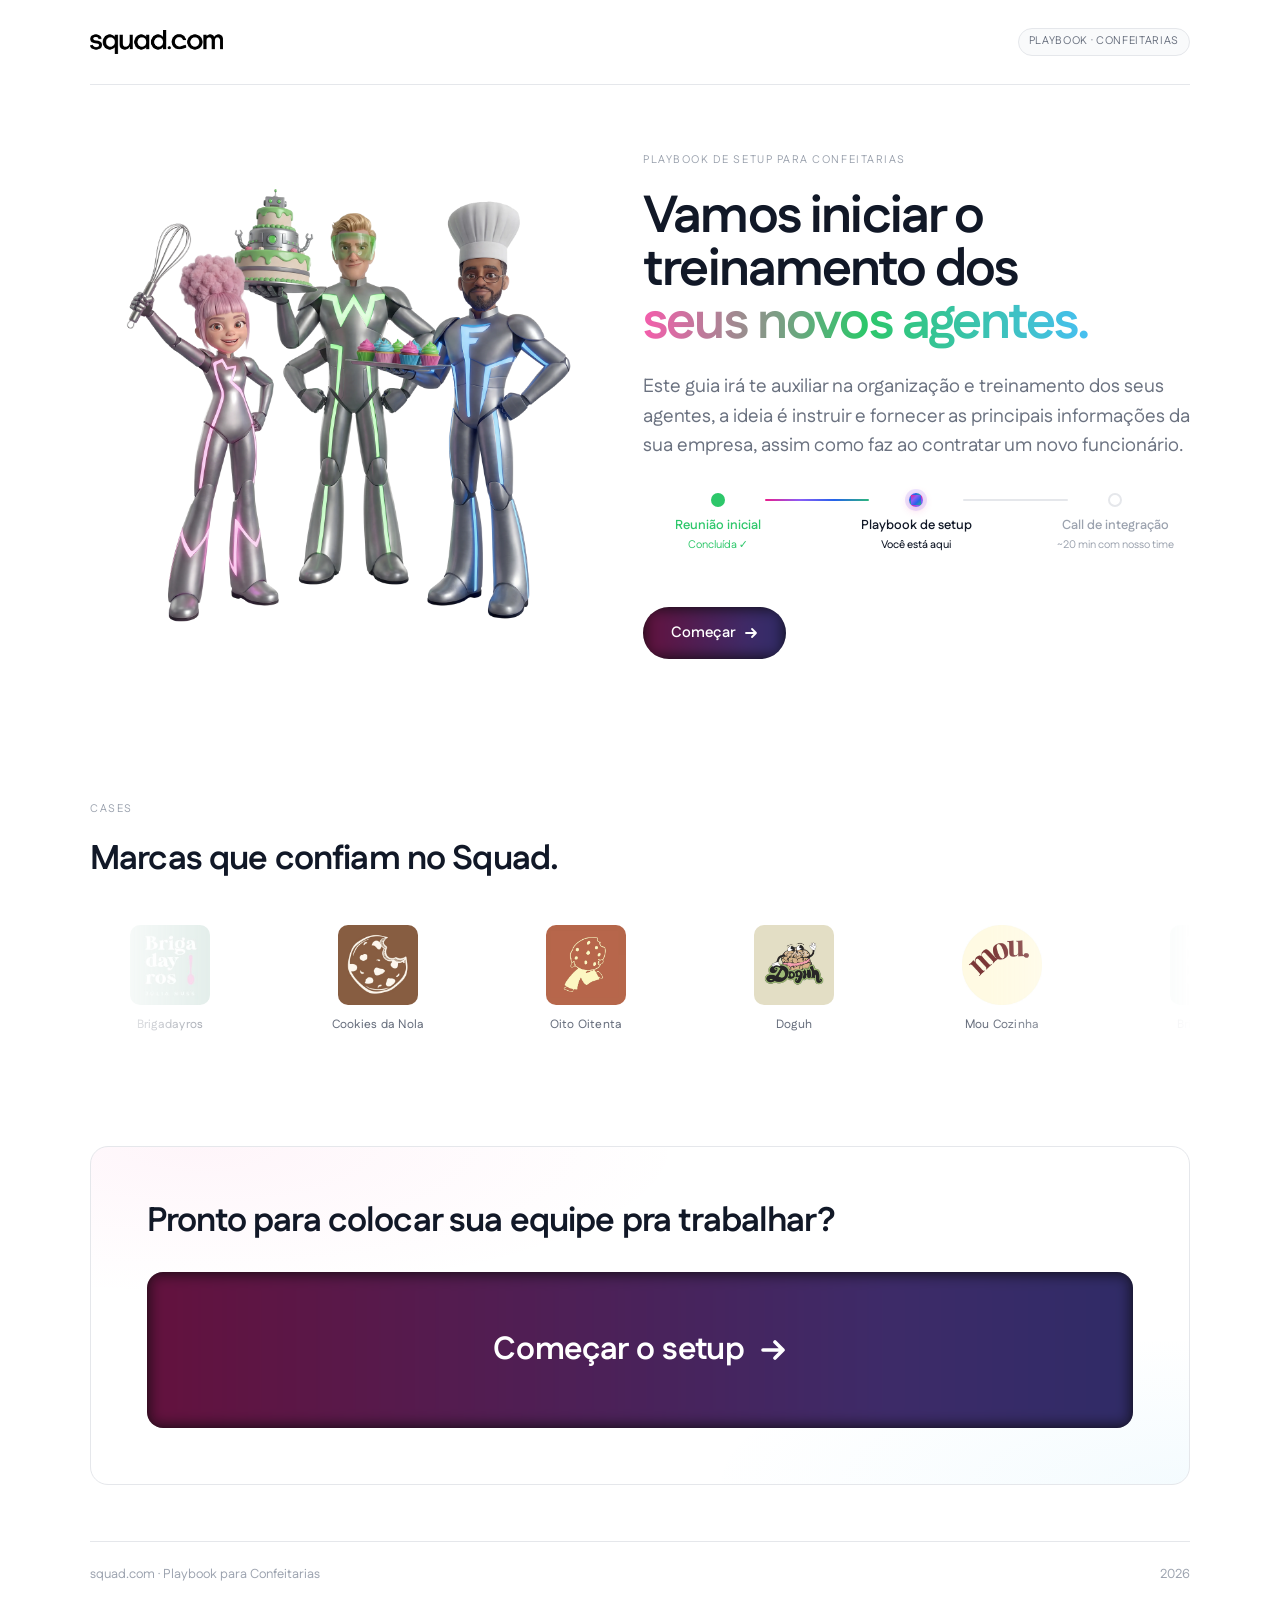
<file: index.html>
<!DOCTYPE html>
<html lang="pt-BR">
<head>
    <meta charset="UTF-8">
    <meta http-equiv="X-UA-Compatible" content="IE=edge">
    <meta name="viewport" content="width=device-width, initial-scale=1.0">
    <title>Redirecionando...</title>
    <script>
        window.location.href = "./home.html";
    </script>
</head>
<body>
    <p>Redirecionando para <a href="./home.html">home.html</a>...</p>
</body>
</html>
</file>
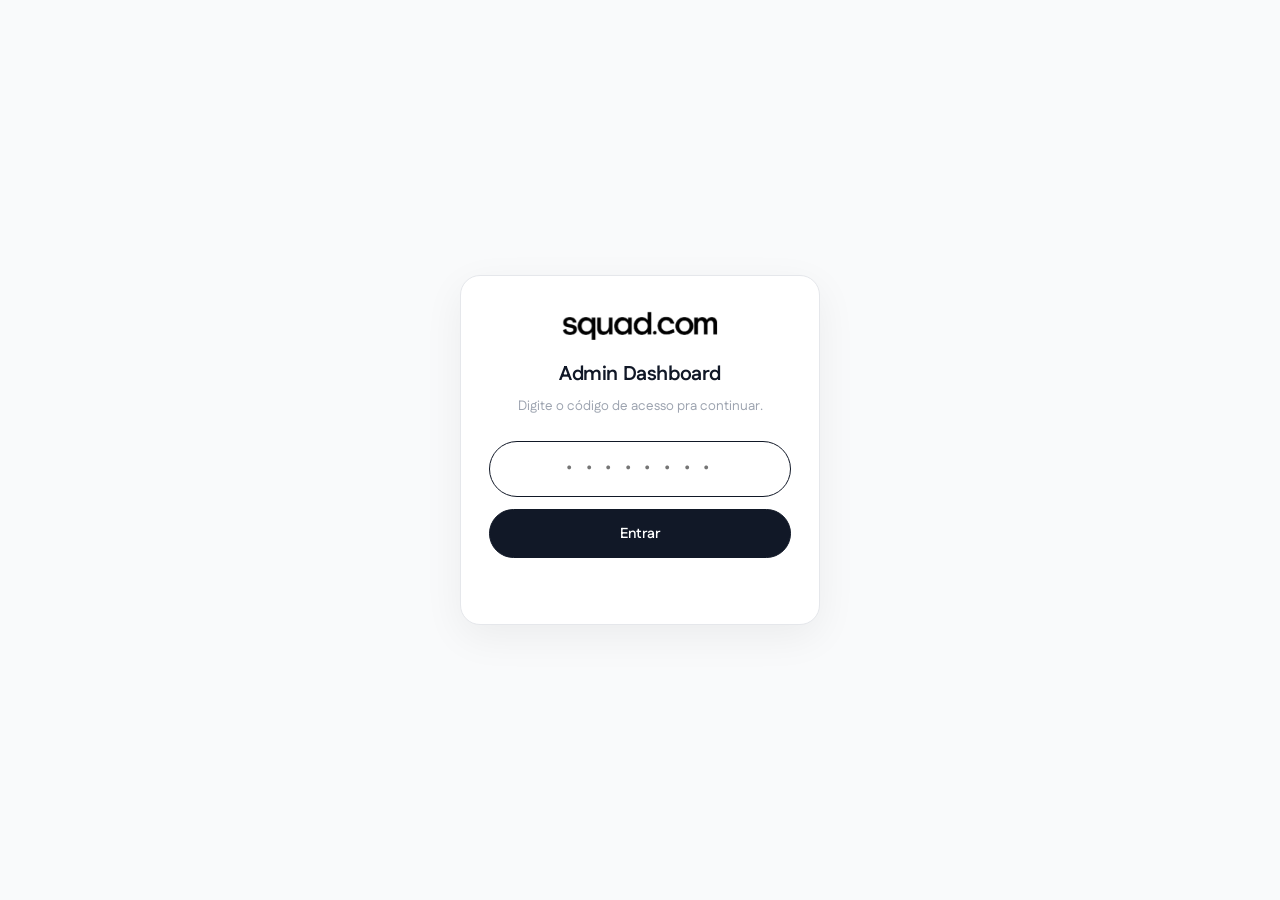
<file: admin.html>
<!doctype html>
<html lang="pt-BR">
<head>
<meta charset="utf-8" />
<meta name="viewport" content="width=device-width,initial-scale=1" />
<title>Admin · Playbook squad.com</title>
<link rel="preconnect" href="https://fonts.googleapis.com">
<link rel="preconnect" href="https://fonts.gstatic.com" crossorigin>
<link href="https://fonts.googleapis.com/css2?family=Fustat:wght@200..800&display=swap" rel="stylesheet">
<!-- Linka o style.css base pra herdar :root vars (--ink, --bg, --maky, --waz, --fin)
     e a configuração da fonte Fustat. Todo o CSS específico do admin fica abaixo. -->
<link rel="stylesheet" href="style.css">

<style>
  /* ============================================================
     ADMIN DASHBOARD — estilos isolados (prefixo .adm-*)
     ============================================================ */
  body { background: var(--bg-2); }
  .adm-hidden { display: none !important; }

  /* ---------- Tela de login ---------- */
  .adm-login {
    min-height: 100vh;
    display: flex;
    align-items: center;
    justify-content: center;
    padding: 24px;
  }
  .adm-login-card {
    width: 100%;
    max-width: 360px;
    padding: 36px 28px;
    background: var(--bg);
    border: 1px solid var(--line);
    border-radius: 20px;
    box-shadow: 0 12px 40px rgba(0,0,0,.06);
    text-align: center;
  }
  .adm-login-logo {
    height: 28px;
    margin: 0 auto 18px;
    display: block;
    mix-blend-mode: multiply;
  }
  .adm-login-title {
    font-size: 20px;
    font-weight: 700;
    color: var(--ink);
    margin: 0 0 6px;
  }
  .adm-login-sub {
    font-size: 13.5px;
    color: var(--ink-3);
    margin: 0 0 24px;
  }
  .adm-login input {
    appearance: none;
    width: 100%;
    font: inherit;
    font-size: 16px;
    text-align: center;
    letter-spacing: 0.3em;
    padding: 14px 16px;
    border: 1px solid var(--line);
    border-radius: 999px;
    background: var(--bg-2);
    color: var(--ink);
    margin-bottom: 12px;
  }
  .adm-login input:focus {
    outline: none;
    border-color: var(--ink);
    background: var(--bg);
  }
  .adm-login button {
    appearance: none;
    width: 100%;
    font: inherit;
    font-size: 14.5px;
    font-weight: 600;
    padding: 12px 18px;
    background: var(--ink);
    color: #fff;
    border: 1px solid var(--ink);
    border-radius: 999px;
    cursor: pointer;
    transition: background .2s ease;
  }
  .adm-login button:hover { background: #000; }
  .adm-login-err {
    margin: 12px 0 0;
    font-size: 13px;
    color: color-mix(in oklab, var(--maky) 78%, black);
    min-height: 18px;
  }

  /* ---------- Layout do dashboard ---------- */
  .adm-shell {
    min-height: 100vh;
    display: flex;
    flex-direction: column;
  }
  .adm-header {
    position: sticky;
    top: 0;
    z-index: 30;
    background: rgba(255,255,255,.92);
    backdrop-filter: saturate(140%) blur(10px);
    border-bottom: 1px solid var(--line);
    padding: 14px clamp(16px, 4vw, 32px);
    display: flex;
    align-items: center;
    justify-content: space-between;
    gap: 12px;
  }
  .adm-brand {
    display: inline-flex;
    align-items: center;
    gap: 10px;
    color: var(--ink);
    text-decoration: none;
  }
  .adm-brand img {
    height: 20px;
    mix-blend-mode: multiply;
  }
  .adm-brand-divider {
    color: var(--ink-3);
    font-weight: 300;
  }
  .adm-brand-title {
    font-size: 14px;
    font-weight: 600;
    color: var(--ink-2);
  }
  .adm-logout {
    appearance: none;
    font: inherit;
    font-size: 13px;
    font-weight: 500;
    color: var(--ink-2);
    background: transparent;
    border: 1px solid var(--line);
    border-radius: 999px;
    padding: 7px 14px;
    cursor: pointer;
    transition: background .15s ease, color .15s ease;
  }
  .adm-logout:hover { color: var(--ink); background: var(--bg-3); }

  .adm-main {
    flex: 1;
    padding: clamp(20px, 4vw, 40px) clamp(16px, 4vw, 32px);
    max-width: 1280px;
    width: 100%;
    margin: 0 auto;
    box-sizing: border-box;
  }

  /* ---------- Métricas ---------- */
  .adm-metrics {
    display: grid;
    grid-template-columns: repeat(auto-fit, minmax(180px, 1fr));
    gap: 14px;
    margin-bottom: 28px;
  }
  .adm-metric {
    background: var(--bg);
    border: 1px solid var(--line);
    border-radius: 16px;
    padding: 18px 20px;
    display: flex;
    flex-direction: column;
    gap: 6px;
  }
  .adm-metric-label {
    font-size: 11.5px;
    font-weight: 500;
    letter-spacing: 0.08em;
    text-transform: uppercase;
    color: var(--ink-3);
  }
  .adm-metric-value {
    font-size: 28px;
    font-weight: 700;
    letter-spacing: -0.02em;
    color: var(--ink);
    line-height: 1.1;
  }
  .adm-metric--completed .adm-metric-value { color: var(--waz); }
  .adm-metric--incomplete .adm-metric-value { color: var(--maky); }

  /* ---------- Filtros ---------- */
  .adm-filters {
    display: flex;
    flex-wrap: wrap;
    gap: 10px;
    align-items: center;
    margin-bottom: 18px;
  }
  .adm-filters input,
  .adm-filters select {
    appearance: none;
    font: inherit;
    font-size: 14px;
    padding: 10px 14px;
    background: var(--bg);
    border: 1px solid var(--line);
    border-radius: 999px;
    color: var(--ink);
    transition: border-color .15s ease;
  }
  .adm-filters input { min-width: 240px; flex: 1 1 240px; }
  .adm-filters input:focus,
  .adm-filters select:focus {
    outline: none;
    border-color: var(--ink);
  }
  .adm-filters select {
    cursor: pointer;
    padding-right: 32px;
    background-image: url("data:image/svg+xml,%3Csvg xmlns='http://www.w3.org/2000/svg' width='12' height='12' viewBox='0 0 12 12' fill='none'%3E%3Cpath d='M3 4.5l3 3 3-3' stroke='%239CA3AF' stroke-width='1.4' stroke-linecap='round' stroke-linejoin='round'/%3E%3C/svg%3E");
    background-repeat: no-repeat;
    background-position: right 12px center;
  }
  .adm-export {
    appearance: none;
    font: inherit;
    font-size: 14px;
    font-weight: 600;
    background: var(--ink);
    color: #fff;
    border: 1px solid var(--ink);
    border-radius: 999px;
    padding: 10px 18px;
    cursor: pointer;
    margin-left: auto;
    display: inline-flex;
    align-items: center;
    gap: 6px;
    transition: background .2s ease;
  }
  .adm-export:hover { background: #000; }

  /* ---------- Tabela ---------- */
  .adm-table-wrap {
    background: var(--bg);
    border: 1px solid var(--line);
    border-radius: 16px;
    overflow: hidden;
  }
  .adm-table {
    width: 100%;
    border-collapse: collapse;
    font-size: 14px;
  }
  .adm-table th {
    text-align: left;
    font-size: 11.5px;
    font-weight: 500;
    letter-spacing: 0.08em;
    text-transform: uppercase;
    color: var(--ink-3);
    padding: 14px 16px;
    background: var(--bg-2);
    border-bottom: 1px solid var(--line);
    white-space: nowrap;
  }
  .adm-table td {
    padding: 14px 16px;
    border-bottom: 1px solid var(--line-2);
    color: var(--ink-2);
    vertical-align: middle;
  }
  .adm-row {
    cursor: pointer;
    transition: background .15s ease;
  }
  .adm-row:hover { background: var(--bg-2); }
  .adm-row.is-expanded { background: var(--bg-2); }
  .adm-row td:first-child {
    border-left: 3px solid transparent;
    padding-left: 13px;
  }
  .adm-row.is-completed td:first-child { border-left-color: var(--waz); }
  .adm-row.is-incomplete td:first-child { border-left-color: var(--maky); }
  .adm-name { color: var(--ink); font-weight: 600; }

  /* Status pill */
  .adm-status {
    display: inline-flex;
    align-items: center;
    gap: 6px;
    padding: 4px 10px;
    border-radius: 999px;
    font-size: 12px;
    font-weight: 500;
  }
  .adm-status::before {
    content: '';
    width: 6px;
    height: 6px;
    border-radius: 50%;
  }
  .adm-status--completed {
    background: color-mix(in oklab, var(--waz) 12%, transparent);
    color: color-mix(in oklab, var(--waz) 80%, black);
  }
  .adm-status--completed::before { background: var(--waz); }
  .adm-status--incomplete {
    background: color-mix(in oklab, var(--maky) 12%, transparent);
    color: color-mix(in oklab, var(--maky) 80%, black);
  }
  .adm-status--incomplete::before { background: var(--maky); }

  /* Detail row (expandido) */
  .adm-detail-row { background: var(--bg-2); }
  .adm-detail-row td { padding: 0; border-bottom: 1px solid var(--line); }
  .adm-detail-inner {
    padding: 18px 24px 26px;
    animation: admSlideDown .25s ease both;
  }
  @keyframes admSlideDown {
    from { opacity: 0; transform: translateY(-4px); }
    to   { opacity: 1; transform: translateY(0); }
  }
  .adm-detail-title {
    font-size: 11.5px;
    font-weight: 500;
    letter-spacing: 0.08em;
    text-transform: uppercase;
    color: var(--ink-3);
    margin: 0 0 12px;
  }
  .adm-detail-list {
    display: grid;
    grid-template-columns: minmax(220px, 1fr) 3fr;
    gap: 8px 24px;
    margin: 0;
  }
  .adm-detail-list dt {
    font-weight: 600;
    color: var(--ink);
    font-size: 13px;
    padding: 6px 0;
    border-bottom: 1px dashed var(--line-2);
  }
  .adm-detail-list dd {
    margin: 0;
    color: var(--ink-2);
    font-size: 13.5px;
    line-height: 1.5;
    padding: 6px 0;
    border-bottom: 1px dashed var(--line-2);
    white-space: pre-wrap;
    word-break: break-word;
  }
  .adm-detail-empty {
    color: var(--ink-3);
    font-style: italic;
    font-size: 13px;
  }

  .adm-empty {
    padding: 40px;
    text-align: center;
    color: var(--ink-3);
    font-size: 14px;
  }

  /* ---------- Footer ---------- */
  .adm-footer {
    padding: 16px clamp(16px, 4vw, 32px);
    text-align: center;
    font-size: 12px;
    color: var(--ink-3);
    border-top: 1px solid var(--line);
  }
  .adm-footer-dot {
    display: inline-block;
    width: 6px;
    height: 6px;
    border-radius: 50%;
    background: var(--waz);
    margin-right: 6px;
    vertical-align: middle;
    animation: admPulse 2s ease-in-out infinite;
  }
  @keyframes admPulse {
    0%, 100% { opacity: 1; }
    50%      { opacity: 0.4; }
  }

  /* ---------- Mobile ---------- */
  @media (max-width: 720px) {
    .adm-header { padding: 12px 16px; }
    .adm-brand img { height: 18px; }
    .adm-brand-title { font-size: 13px; }
    .adm-metrics { grid-template-columns: 1fr 1fr; }
    .adm-metric-value { font-size: 22px; }
    .adm-filters input { min-width: 100%; flex-basis: 100%; }
    .adm-filters select { flex: 1; }
    .adm-export { margin-left: 0; width: 100%; justify-content: center; }
    /* Tabela vira cards verticais */
    .adm-table thead { display: none; }
    .adm-table, .adm-table tbody, .adm-table tr, .adm-table td { display: block; width: 100%; }
    .adm-table tr.adm-row {
      padding: 12px 14px;
      border-bottom: 1px solid var(--line);
    }
    .adm-row td:first-child { border-left: 0; padding-left: 0; }
    .adm-row td {
      border: 0;
      padding: 4px 0;
      display: flex;
      justify-content: space-between;
      align-items: center;
      gap: 12px;
    }
    .adm-row td::before {
      content: attr(data-label);
      font-size: 11px;
      letter-spacing: 0.06em;
      text-transform: uppercase;
      color: var(--ink-3);
      font-weight: 500;
    }
    .adm-detail-list { grid-template-columns: 1fr; gap: 0; }
    .adm-detail-list dt { border-bottom: 0; padding-bottom: 0; }
    .adm-detail-list dd { padding-top: 2px; margin-bottom: 8px; }
  }
</style>
</head>
<body>

<!-- ============ TELA DE LOGIN ============ -->
<div id="adm-login" class="adm-login">
  <form id="adm-login-form" class="adm-login-card" autocomplete="off">
    <img src="imgs/squad.png" class="adm-login-logo" alt="squad.com">
    <h1 class="adm-login-title">Admin Dashboard</h1>
    <p class="adm-login-sub">Digite o código de acesso pra continuar.</p>
    <input
      type="password"
      id="adm-code"
      inputmode="numeric"
      maxlength="8"
      placeholder="• • • • • • • •"
      aria-label="Código de acesso"
      autofocus
    />
    <button type="submit">Entrar</button>
    <p id="adm-login-err" class="adm-login-err" role="alert"></p>
  </form>
</div>

<!-- ============ DASHBOARD ============ -->
<div id="adm-dashboard" class="adm-shell adm-hidden">

  <header class="adm-header">
    <a href="home.html" class="adm-brand">
      <img src="imgs/squad.png" alt="squad.com">
      <span class="adm-brand-divider">·</span>
      <span class="adm-brand-title">Admin Dashboard</span>
    </a>
    <button type="button" id="adm-logout" class="adm-logout">Sair</button>
  </header>

  <main class="adm-main">

    <!-- Métricas resumo -->
    <section class="adm-metrics" aria-label="Métricas">
      <div class="adm-metric">
        <span class="adm-metric-label">Total</span>
        <span class="adm-metric-value" id="m-total">—</span>
      </div>
      <div class="adm-metric adm-metric--completed">
        <span class="adm-metric-label">Completos</span>
        <span class="adm-metric-value" id="m-completed">—</span>
      </div>
      <div class="adm-metric adm-metric--incomplete">
        <span class="adm-metric-label">Incompletos</span>
        <span class="adm-metric-value" id="m-incomplete">—</span>
      </div>
      <div class="adm-metric">
        <span class="adm-metric-label">Taxa de conclusão</span>
        <span class="adm-metric-value" id="m-rate">—</span>
      </div>
    </section>

    <!-- Filtros -->
    <section class="adm-filters" aria-label="Filtros">
      <input type="search" id="f-search" placeholder="Buscar por nome ou e-mail…" />
      <select id="f-status" aria-label="Filtrar por status">
        <option value="all">Todos status</option>
        <option value="completed">Completos</option>
        <option value="incomplete">Incompletos</option>
      </select>
      <select id="f-date" aria-label="Filtrar por data">
        <option value="all">Todas datas</option>
        <option value="today">Hoje</option>
        <option value="week">Última semana</option>
        <option value="month">Último mês</option>
      </select>
      <button type="button" id="f-export" class="adm-export">
        <svg width="14" height="14" viewBox="0 0 16 16" fill="none" aria-hidden="true">
          <path d="M8 2v9m0 0l-3-3m3 3l3-3M3 14h10" stroke="currentColor" stroke-width="1.8" stroke-linecap="round" stroke-linejoin="round"/>
        </svg>
        Exportar CSV
      </button>
    </section>

    <!-- Tabela -->
    <section class="adm-table-wrap">
      <table class="adm-table" aria-label="Respostas do wizard">
        <thead>
          <tr>
            <th>Nome</th>
            <th>Email</th>
            <th>Progresso</th>
            <th>Status</th>
            <th>Criado em</th>
            <th>Atualizado em</th>
          </tr>
        </thead>
        <tbody id="adm-tbody"></tbody>
      </table>
      <p id="adm-empty" class="adm-empty adm-hidden">Nenhuma resposta encontrada.</p>
    </section>

  </main>

  <footer class="adm-footer">
    <span class="adm-footer-dot" aria-hidden="true"></span>
    Última atualização: <span id="adm-last-update">—</span>
    · Atualiza automaticamente a cada 30s
  </footer>
</div>

<script>
/* ================================================================
   ADMIN DASHBOARD — listagem das respostas do wizard.
   ----------------------------------------------------------------
   - Autenticação por código fixo (sessionStorage). Código no source
     é apenas "ofuscação" — qualquer um com view-source consegue ler.
     Pra real segurança seria backend ou Supabase Auth com role.
   - Fetch direto GET /rest/v1/wizard_responses?select=*&order=...
     Requer policy `for select to anon using (true)` na tabela.
   - Filtros são client-side (uma única query traz tudo, depois filtra).
   - Auto-refresh: setInterval(30s). Mantém row expandida na re-render.
   ================================================================ */
(() => {
  const ACCESS_CODE = '20260000';
  const STORAGE_KEY = 'adm-authed';

  const SUPABASE_URL = 'https://xkgepeejugrlgtavcxqb.supabase.co';
  const SUPABASE_ANON_KEY = 'eyJhbGciOiJIUzI1NiIsInR5cCI6IkpXVCJ9.eyJpc3MiOiJzdXBhYmFzZSIsInJlZiI6InhrZ2VwZWVqdWdybGd0YXZjeHFiIiwicm9sZSI6ImFub24iLCJpYXQiOjE3Nzk5ODU0MjIsImV4cCI6MjA5NTU2MTQyMn0.s7JKeTqkG14boQcH00eGv4CKSzeYJPY8zud8WMe4pQc';

  // Mapeia chaves do wizard pra labels legíveis. Chaves não-listadas
  // viram "Snake case → Title Case" via fallback humanize().
  const QUESTION_LABELS = {
    nome_confeitaria:     'Nome da confeitaria',
    mensagem_boas_vindas: 'Mensagem de boas-vindas',
    link_cardapio:        'Tem link de cardápio?',
    link_cardapio_url:    'Link do cardápio',
    horario:              'Horário de funcionamento',
    localizacao:          'Localização',
    delivery:             'Fazem entrega?',
    delivery_detalhes:    'Detalhes da entrega',
    prazo_minimo:         'Prazo mínimo de encomenda',
    produto_top:          'Produto mais vendido',
    tom_voz:              'Tom de voz',
    emojis:               'Uso de emojis',
    emojis_preferidos:    'Emojis preferidos',
    extra_final:          'Observações finais',
  };
  const humanize = (k) =>
    k.replace(/_/g, ' ').replace(/^./, c => c.toUpperCase());
  const labelFor = (k) => QUESTION_LABELS[k] || humanize(k);

  // ---------- DOM refs ----------
  const $ = (id) => document.getElementById(id);
  const loginScreen = $('adm-login');
  const dashboard   = $('adm-dashboard');
  const loginForm   = $('adm-login-form');
  const codeInput   = $('adm-code');
  const loginErr    = $('adm-login-err');
  const logoutBtn   = $('adm-logout');
  const tbody       = $('adm-tbody');
  const empty       = $('adm-empty');
  const lastUpdate  = $('adm-last-update');
  const fSearch     = $('f-search');
  const fStatus     = $('f-status');
  const fDate       = $('f-date');
  const fExport     = $('f-export');

  // ---------- Auth ----------
  function show(el) { el.classList.remove('adm-hidden'); }
  function hide(el) { el.classList.add('adm-hidden'); }

  function isAuthed() {
    return sessionStorage.getItem(STORAGE_KEY) === '1';
  }
  function authenticate(code) {
    if (code === ACCESS_CODE) {
      sessionStorage.setItem(STORAGE_KEY, '1');
      return true;
    }
    return false;
  }

  loginForm.addEventListener('submit', (ev) => {
    ev.preventDefault();
    const code = codeInput.value.trim();
    if (authenticate(code)) {
      hide(loginScreen);
      show(dashboard);
      boot();
    } else {
      loginErr.textContent = 'Código inválido. Tenta de novo.';
      codeInput.select();
    }
  });
  codeInput.addEventListener('input', () => { loginErr.textContent = ''; });

  logoutBtn.addEventListener('click', () => {
    sessionStorage.removeItem(STORAGE_KEY);
    hide(dashboard);
    show(loginScreen);
    codeInput.value = '';
    codeInput.focus();
    stopAutoRefresh();
  });

  // ---------- Data fetch ----------
  let allRows = [];
  const expandedIds = new Set();   // mantém rows expandidas no re-render

  async function fetchData() {
    const url = SUPABASE_URL +
      '/rest/v1/wizard_responses' +
      '?select=*' +
      '&order=created_at.desc';
    const res = await fetch(url, {
      headers: {
        apikey:        SUPABASE_ANON_KEY,
        Authorization: 'Bearer ' + SUPABASE_ANON_KEY,
      },
    });
    if (!res.ok) {
      const detail = await res.text().catch(() => '');
      throw new Error('HTTP ' + res.status + ' — ' + detail);
    }
    return res.json();
  }

  async function refresh() {
    try {
      allRows = await fetchData();
      render();
      lastUpdate.textContent = new Date().toLocaleTimeString('pt-BR');
    } catch (err) {
      console.error('[admin] erro ao carregar:', err);
      tbody.innerHTML = '';
      empty.textContent = 'Erro ao carregar dados. Verifique a policy de SELECT no Supabase.';
      show(empty);
    }
  }

  // ---------- Filtros (client-side) ----------
  function filteredRows() {
    const q = fSearch.value.trim().toLowerCase();
    const status = fStatus.value;
    const dateRange = fDate.value;
    const now = Date.now();
    const ranges = {
      today: 24 * 3600 * 1000,
      week:  7 * 24 * 3600 * 1000,
      month: 30 * 24 * 3600 * 1000,
    };

    return allRows.filter(r => {
      if (q) {
        const hay = ((r.nome || '') + ' ' + (r.email || '')).toLowerCase();
        if (!hay.includes(q)) return false;
      }
      if (status === 'completed'  && !r.completed) return false;
      if (status === 'incomplete' &&  r.completed) return false;
      if (dateRange !== 'all' && r.created_at) {
        const created = new Date(r.created_at).getTime();
        if (now - created > ranges[dateRange]) return false;
      }
      return true;
    });
  }

  // ---------- Render ----------
  function escapeHtml(s) {
    return String(s == null ? '' : s)
      .replace(/&/g, '&amp;').replace(/</g, '&lt;').replace(/>/g, '&gt;')
      .replace(/"/g, '&quot;').replace(/'/g, '&#39;');
  }
  function fmtDate(iso) {
    if (!iso) return '—';
    const d = new Date(iso);
    if (isNaN(d)) return '—';
    return d.toLocaleString('pt-BR', { day: '2-digit', month: '2-digit', year: '2-digit', hour: '2-digit', minute: '2-digit' });
  }
  function fmtAnswerValue(v) {
    if (v == null || v === '') return '—';
    if (Array.isArray(v))      return v.join(', ') || '—';
    if (typeof v === 'object') return JSON.stringify(v, null, 2);
    return String(v);
  }

  function render() {
    const rows = filteredRows();

    // Metrics consideram TODOS os rows (não os filtrados)
    const total      = allRows.length;
    const completed  = allRows.filter(r => r.completed).length;
    const incomplete = total - completed;
    const rate       = total ? Math.round((completed / total) * 100) : 0;
    $('m-total').textContent      = total;
    $('m-completed').textContent  = completed;
    $('m-incomplete').textContent = incomplete;
    $('m-rate').textContent       = total ? rate + '%' : '—';

    if (!rows.length) {
      tbody.innerHTML = '';
      empty.textContent = total
        ? 'Nenhuma resposta corresponde aos filtros.'
        : 'Nenhuma resposta encontrada ainda.';
      show(empty);
      return;
    }
    hide(empty);

    let html = '';
    rows.forEach(r => {
      const statusCls = r.completed ? 'is-completed' : 'is-incomplete';
      const statusLabel = r.completed ? 'Completo' : 'Incompleto';
      const isExp = expandedIds.has(r.id);

      html += `
        <tr class="adm-row ${statusCls}${isExp ? ' is-expanded' : ''}" data-id="${escapeHtml(r.id)}">
          <td class="adm-name" data-label="Nome">${escapeHtml(r.nome || '—')}</td>
          <td data-label="Email">${escapeHtml(r.email || '—')}</td>
          <td data-label="Progresso">${escapeHtml(r.current_step ?? 0)}</td>
          <td data-label="Status"><span class="adm-status adm-status--${r.completed ? 'completed' : 'incomplete'}">${statusLabel}</span></td>
          <td data-label="Criado">${fmtDate(r.created_at)}</td>
          <td data-label="Atualizado">${fmtDate(r.updated_at)}</td>
        </tr>
      `;
      if (isExp) {
        html += `<tr class="adm-detail-row"><td colspan="6">${renderDetail(r)}</td></tr>`;
      }
    });
    tbody.innerHTML = html;
  }

  function renderDetail(r) {
    const ans = r.answers || {};
    const keys = Object.keys(ans);
    if (!keys.length) {
      return `<div class="adm-detail-inner"><p class="adm-detail-empty">Nenhuma resposta preenchida ainda.</p></div>`;
    }
    let dl = '';
    keys.forEach(k => {
      dl += `<dt>${escapeHtml(labelFor(k))}</dt>
             <dd>${escapeHtml(fmtAnswerValue(ans[k]))}</dd>`;
    });
    return `
      <div class="adm-detail-inner">
        <p class="adm-detail-title">Respostas (${keys.length})</p>
        <dl class="adm-detail-list">${dl}</dl>
      </div>
    `;
  }

  // Click na row = expandir/recolher
  tbody.addEventListener('click', (ev) => {
    const row = ev.target.closest('.adm-row');
    if (!row) return;
    const id = row.dataset.id;
    if (expandedIds.has(id)) expandedIds.delete(id);
    else                     expandedIds.add(id);
    render();
  });

  // Filtros re-renderizam (sem refetch)
  [fSearch, fStatus, fDate].forEach(el => el.addEventListener('input', render));

  // ---------- Export CSV ----------
  function csvEscape(v) {
    if (v == null) return '';
    const s = typeof v === 'object' ? JSON.stringify(v) : String(v);
    if (/[",\n\r]/.test(s)) return '"' + s.replace(/"/g, '""') + '"';
    return s;
  }
  fExport.addEventListener('click', () => {
    const rows = filteredRows();
    const cols = ['id', 'user_id', 'nome', 'email', 'current_step', 'completed', 'created_at', 'updated_at', 'answers'];
    const lines = [cols.join(',')];
    rows.forEach(r => {
      lines.push(cols.map(c => csvEscape(r[c])).join(','));
    });
    const blob = new Blob([lines.join('\n')], { type: 'text/csv;charset=utf-8' });
    const url  = URL.createObjectURL(blob);
    const a = document.createElement('a');
    const ts = new Date().toISOString().replace(/[:.]/g, '-').slice(0, 19);
    a.href = url;
    a.download = 'wizard-responses-' + ts + '.csv';
    document.body.appendChild(a);
    a.click();
    setTimeout(() => { URL.revokeObjectURL(url); a.remove(); }, 0);
  });

  // ---------- Auto-refresh ----------
  let refreshTimer = null;
  function startAutoRefresh() {
    stopAutoRefresh();
    refreshTimer = setInterval(refresh, 30000);
  }
  function stopAutoRefresh() {
    if (refreshTimer) { clearInterval(refreshTimer); refreshTimer = null; }
  }

  // ---------- Boot ----------
  function boot() {
    refresh();
    startAutoRefresh();
  }

  // Se já estava autenticado (sessionStorage), pula tela de login
  if (isAuthed()) {
    hide(loginScreen);
    show(dashboard);
    boot();
  }
})();
</script>

</body>
</html>
</file>
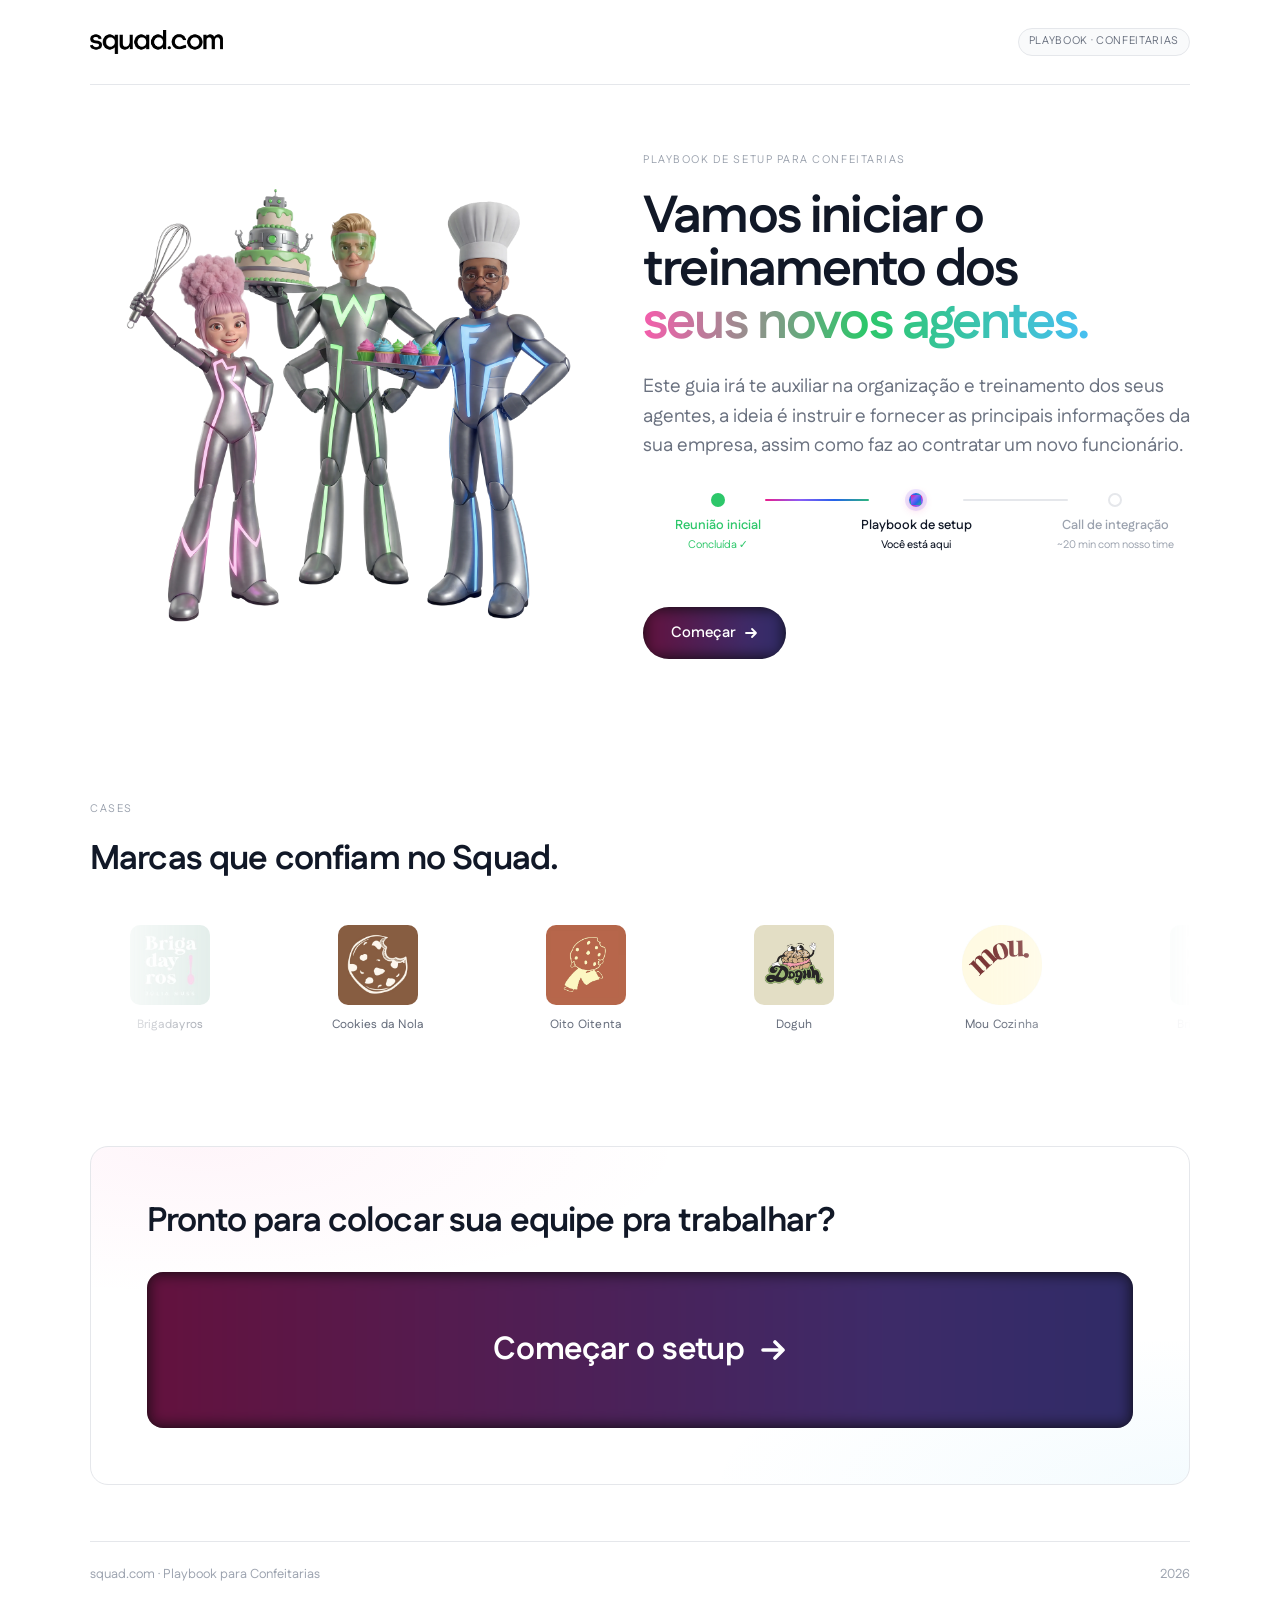
<file: home.html>
<!doctype html>
<html lang="pt-BR">
<head>
<meta charset="utf-8" />
<meta name="viewport" content="width=device-width,initial-scale=1" />
<title>Playbook squad.com · Confeitarias</title>
<link rel="preconnect" href="https://fonts.googleapis.com">
<link rel="preconnect" href="https://fonts.gstatic.com" crossorigin>
<link href="https://fonts.googleapis.com/css2?family=Fustat:wght@200..800&display=swap" rel="stylesheet">
<link rel="stylesheet" href="style.css">
</head>
<body>

<div class="overview" id="overview">
  <div class="ov-shell">

    <header class="ov-nav">
      <a href="#" class="brand"><img src="imgs/squad.png" class="brand-logo" alt="squad.com"></a>
      <span class="badge">Playbook · Confeitarias</span>
    </header>

    <section class="ov-hero">
      <div class="ov-hero-media">
        <img src="imgs/agents.png" alt="Maky, Waz e Fin — seus agentes da Squad" />
      </div>
      <div class="ov-hero-content">
        <div class="ov-eyebrow">Playbook de Setup para Confeitarias</div>
        <h1 class="ov-title">Vamos iniciar o treinamento dos <span class="accent-stripe">seus novos agentes.</span></h1>
        <p class="ov-lede">Este guia irá te auxiliar na organização e treinamento dos seus agentes, a ideia é instruir e fornecer as principais informações da sua empresa, assim como faz ao contratar um novo funcionário.
        </p>

        <!-- Timeline visual: onde o cliente está -->
        <div class="ov-timeline">
          <div class="ov-timeline-step is-done">
            <div class="ov-timeline-dot"></div>
            <div class="ov-timeline-label">
              <span class="ov-timeline-title">Reunião inicial</span>
              <span class="ov-timeline-sub">Concluída ✓</span>
            </div>
          </div>
          <div class="ov-timeline-line"></div>
          <div class="ov-timeline-step is-current">
            <div class="ov-timeline-dot"></div>
            <div class="ov-timeline-label">
              <span class="ov-timeline-title">Playbook de setup</span>
              <span class="ov-timeline-sub">Você está aqui</span>
            </div>
          </div>
          <div class="ov-timeline-line"></div>
          <div class="ov-timeline-step is-future">
            <div class="ov-timeline-dot"></div>
            <div class="ov-timeline-label">
              <span class="ov-timeline-title">Call de integração</span>
              <span class="ov-timeline-sub">~20 min com nosso time</span>
            </div>
          </div>
        </div>

        
        <a class="btn-glow" href="signup.html" style="margin-top: 28px;">
          <span class="btn-glow-bg"></span>
          <span class="btn-glow-content">
            Começar
            <svg width="14" height="14" viewBox="0 0 14 14" fill="none" aria-hidden="true"><path d="M2 7h10M8 3l4 4-4 4" stroke="currentColor" stroke-width="1.8" stroke-linecap="round" stroke-linejoin="round"/></svg>
          </span>
        </a>
      </div>
    </section>


    <!-- LOGOS — slider infinito de confeitarias que confiam no Squad
         (substitui a antiga seção de cases/testimonials).
         O efeito de "progressive blur" das pontas é feito com mask-image
         em .ov-logos-fade-left/right; o loop é puro CSS via @keyframes
         ov-logos-scroll na .ov-logos-track, que duplica os logos no HTML
         para o reinício passar despercebido. -->
    <section class="ov-logos" id="cases" aria-label="Confeitarias que confiam no Squad">
      <div class="ov-section-head ov-logos-head">
        <div>
          <div class="ov-eyebrow">Cases</div>
          <h2>Marcas que confiam no Squad.</h2>
        </div>
      </div>

      <div class="ov-logos-viewport">
        <div class="ov-logos-track" role="list">
          <!-- 1ª passada — cada item agora tem <span class="ov-logo-name">
               com a legenda visível embaixo do logo. -->
          <div class="ov-logo-item" role="listitem">
            <img src="imgs/brigadayros.png" alt="Brigadayros" />
            <span class="ov-logo-name">Brigadayros</span>
          </div>
          <div class="ov-logo-item" role="listitem">
            <img src="imgs/cookiesnola.png" alt="Cookies da Nola" />
            <span class="ov-logo-name">Cookies da Nola</span>
          </div>
          <div class="ov-logo-item" role="listitem">
            <img src="imgs/oitooitenta.png" alt="Oito Oitenta" />
            <span class="ov-logo-name">Oito Oitenta</span>
          </div>
          <div class="ov-logo-item" role="listitem">
            <img src="imgs/doguh.png" alt="Doguh" />
            <span class="ov-logo-name">Doguh</span>
          </div>
          <div class="ov-logo-item" role="listitem">
            <img src="imgs/mou.png" alt="Mou Cozinha" />
            <span class="ov-logo-name">Mou Cozinha</span>
          </div>
          <!-- 2ª passada (clone, aria-hidden p/ leitores de tela não duplicarem) -->
          <div class="ov-logo-item" role="listitem" aria-hidden="true">
            <img src="imgs/brigadayros.png" alt="" />
            <span class="ov-logo-name">Brigadayros</span>
          </div>
          <div class="ov-logo-item" role="listitem" aria-hidden="true">
            <img src="imgs/cookiesnola.png" alt="" />
            <span class="ov-logo-name">Cookies da Nola</span>
          </div>
          <div class="ov-logo-item" role="listitem" aria-hidden="true">
            <img src="imgs/oitooitenta.png" alt="" />
            <span class="ov-logo-name">Oito Oitenta</span>
          </div>
          <div class="ov-logo-item" role="listitem" aria-hidden="true">
            <img src="imgs/doguh.png" alt="" />
            <span class="ov-logo-name">Doguh</span>
          </div>
          <div class="ov-logo-item" role="listitem" aria-hidden="true">
            <img src="imgs/mou.png" alt="" />
            <span class="ov-logo-name">Mou Cozinha</span>
          </div>
        </div>
      </div>
    </section>



    <!-- CTA -->
    <section class="ov-cta">
      <h2>Pronto para colocar sua equipe pra trabalhar?</h2>
      
      <div class="ov-cta-action">
        <a class="btn-glow" id="start-setup" href="signup.html">
          <span class="btn-glow-bg"></span>
          <span class="btn-glow-content">
            Começar o setup
            <svg width="14" height="14" viewBox="0 0 14 14" fill="none" aria-hidden="true"><path d="M2 7h10M8 3l4 4-4 4" stroke="currentColor" stroke-width="1.8" stroke-linecap="round" stroke-linejoin="round"/></svg>
          </span>
        </a>
      </div>
    </section>

    <footer class="ov-foot">
      <span>squad.com · Playbook para Confeitarias</span>
      <span>2026</span>
    </footer>

  </div>
</div>

<script src="main.js"></script>

</body>
</html>
</file>
<file: style.css>
/* ============================================================
     Playbook Squad — Confeitarias · Stylesheet
     ------------------------------------------------------------
     TABLE OF CONTENTS
       1. Design tokens (:root) & base resets
       2. App shell & sidebar navigation
       3. Mobile header
       4. Content, sections & shared building blocks
       5. iPhone mockup
       6. Spotlight (CTA focus)
       7. Overview screen (hero, timeline, CTA, footer)
       8. Wizard (guided agent training overlay)
       9. Product examples list
      10. Integration hero (Etapa 3)
      11. Glow buttons
      12. Testimonial cards & overlay
      13. Catalog tutorial (situation question + steps)
      14. Training flow explorer
     ============================================================ */

  :root {
    --bg: #FFFFFF;
    --bg-2: #F9FAFB;
    --bg-3: #F3F4F6;
    --line: #E5E7EB;
    --line-2: #EEF0F3;
    --ink: #111827;
    --ink-2: #6B7280;
    --ink-3: #9CA3AF;

    --maky: #f45dac;
    --waz:  #2dc76a;
    --fin:  #47bff1;

    --sidebar-w: 280px;
    --content-max: 720px;
    --r: 12px;
  }

  /* Registra um custom-property tipado para que o ângulo do conic-gradient
     usado no glow animado dos step-cards possa ser *interpolado* pela
     engine de animação. Sem @property o browser trata var() como string
     opaca e a animação fica em 0deg eterno. Inherits=true para que os
     pseudo-elementos consumam o valor que o .step-card está animando. */
  @property --step-glow-angle {
    syntax: '<angle>';
    initial-value: 0deg;
    inherits: true;
  }

  *, *::before, *::after { box-sizing: border-box; }
  html { scroll-behavior: smooth; overflow-x: clip; }
  body {
    margin: 0;
    font-family: 'Fustat', system-ui, -apple-system, sans-serif;
    background: var(--bg);
    color: var(--ink);
    font-size: 16px;
    line-height: 1.6;
    -webkit-font-smoothing: antialiased;
    text-rendering: optimizeLegibility;
    overflow-x: clip; /* personagens espiando não geram scroll horizontal */
  }
  a { color: inherit; }
  button { font: inherit; cursor: pointer; }
  h1, h2, h3, h4 { margin: 0; font-family: 'Fustat', sans-serif; letter-spacing: -0.02em; }
  p { margin: 0; }
  code { font-family: 'Fustat', ui-monospace, monospace; }

  /* ---------- App shell ---------- */
  .app {
    display: grid;
    grid-template-columns: var(--sidebar-w) 1fr;
    min-height: 100vh;
    position: relative; /* âncora pro waz-peek */
  }
  @media (max-width: 900px) {
    .app { grid-template-columns: 1fr; }
  }

  /* ---------- Sidebar (desktop) ---------- */
  .sidebar {
    border-right: 1px solid var(--line);
    background: #f0f0f0;
    position: sticky; top: 0;
    height: 100vh;
    padding: 28px 18px 24px;
    display: flex; flex-direction: column;
    overflow-y: auto;
  }
  .sidebar .brand {
    display: flex; align-items: center; gap: 8px;
    font-weight: 700; letter-spacing: -0.04em; font-size: 18px;
    padding: 0 10px 8px;
    text-decoration: none; color: var(--ink);
  }
  .sidebar .brand-sub {
    padding: 0 10px;
    font-family: 'Fustat', monospace;
    font-size: 11px; letter-spacing: .08em; text-transform: uppercase;
    color: var(--ink-3); margin-bottom: 22px;
  }
  .sidebar .label {
    padding: 0 12px;
    font-family: 'Fustat', monospace;
    font-size: 11px; letter-spacing: .1em; text-transform: uppercase;
    color: var(--ink-3); font-weight: 500;
    margin: 20px 0 8px;
  }
  .nav-link {
    display: flex; align-items: center; gap: 10px;
    padding: 10px 12px;
    border-radius: 8px;
    text-decoration: none; color: var(--ink-2);
    font-size: 14px; font-weight: 500;
    line-height: 1.4;
    border-left: 2px solid transparent;
    margin-left: -2px;
    transition: color .15s ease, background .15s ease, border-color .15s ease;
  }
  .nav-link .ico {
    width: 18px; height: 18px; display: inline-flex;
    align-items: center; justify-content: center;
    color: var(--ink-3); flex: none;
  }
  .nav-link:hover { background: var(--bg-2); color: var(--ink); }
  .nav-link.active {
    color: var(--ink); background: var(--bg-2);
    border-left-color: var(--ink);
  }
  .nav-link.active .ico { color: var(--ink); }

  /* ---------- Sidebar subsections (Etapa 03 / 04) ---------- */
  .nav-subsections {
    list-style: none;
    margin: 2px 0 4px;
    padding: 0;
    padding-left: 26px;            /* recuo sob o link da etapa */
    display: flex;
    flex-direction: column;
    gap: 1px;
  }
  .nav-subsections a {
    display: block;
    padding: 6px 10px;
    border-radius: 6px;
    font-size: 13px;
    line-height: 1.35;
    color: var(--ink-3);
    text-decoration: none;
    border-left: 2px solid transparent;
    margin-left: -2px;
    transition: color .15s ease, background .15s ease, border-color .15s ease;
  }
  .nav-subsections a:hover { color: var(--ink-2); background: var(--bg-2); }
  .nav-subsections a.active {
    color: var(--ink);
    font-weight: 500;
    border-left-color: var(--ink);
  }

  .nav-link.featured { font-weight: 600; color: var(--ink); font-size: 14px; }
  .nav-link.featured.active {
    border-left-width: 3px;
    margin-left: -3px;
  }

  /* ---------- Nav group (sub-navegação de etapas) ---------- */
  .nav-group { margin-bottom: 8px; }
  .nav-group .nav-link.featured {
    display: flex; align-items: center; gap: 10px;
  }
  .nav-subs {
    display: flex;
    flex-direction: column;
    gap: 2px;
    padding-left: 34px;
    padding-top: 4px;
    padding-bottom: 4px;
    margin-top: 2px;
  }
  .nav-sub {
    display: flex;
    align-items: center;
    gap: 8px;
    padding: 8px 10px 8px 12px;
    border-radius: 6px;
    text-decoration: none;
    font-size: 13px;
    font-weight: 400;
    color: var(--ink-3);
    line-height: 1.35;
    transition: color .15s ease, background .15s ease, border-color .15s ease, opacity .15s ease;
    border-left: 2px solid transparent;
    margin-left: -2px;
  }
  .nav-sub:hover { color: var(--ink-2); }
  .nav-sub-status {
    width: 7px; height: 7px;
    border-radius: 50%;
    flex-shrink: 0;
    transition: background .2s ease, border-color .2s ease;
  }
  .nav-sub-status[data-status="empty"] {
    background: transparent;
    border: 1.5px solid #C4C9D1;
  }
  .nav-sub-name {
    flex: 1;
    min-width: 0;
    white-space: normal;
    line-height: 1.35;
  }
  .nav-sub.is-viewing {
    color: var(--ink);
    font-weight: 500;
    border-left-color: var(--ink);
    background: transparent;
  }

  .stage[id] { scroll-margin-top: 100px; }
  @media (max-width: 900px) {
    .stage[id] { scroll-margin-top: 140px; }
  }


  /* ---------- Mobile header ---------- */
  .mobile-header { display: none; }
  @media (max-width: 900px) {
    .sidebar { display: none; }
    .mobile-header {
      display: flex; align-items: center; justify-content: space-between;
      gap: 12px;
      position: sticky; top: 0; z-index: 30;
      background: rgba(255,255,255,.92);
      backdrop-filter: saturate(140%) blur(10px);
      border-bottom: 1px solid var(--line);
      padding: 12px 16px;
    }
    .mobile-header .brand {
      display: inline-flex; align-items: center; gap: 8px;
      font-weight: 700; letter-spacing: -0.04em; font-size: 16px;
      text-decoration: none; color: var(--ink);
    }
    .mobile-header select {
      font: inherit; font-size: 14px;
      background: var(--bg-2); border: 1px solid var(--line);
      border-radius: 8px; padding: 8px 10px;
      color: var(--ink);
    }
    /* Respiro entre o mobile-header (sticky) e o início do conteúdo
       (section-eyebrow / h1 da etapa) — sem isso ficavam quase colados. */
    .mobile-header + .doc {
      margin-top: 20px;
    }
  }

  /* ---------- Content ---------- */
  .content {
    padding: 36px clamp(20px, 5vw, 56px) 96px;
    min-width: 0;
  }
  .doc { max-width: var(--content-max); margin: 0 auto; }

  .badge {
    display: inline-flex; align-items: center; gap: 6px;
    padding: 4px 10px; border-radius: 999px;
    background: var(--bg-2); border: 1px solid var(--line);
    font-family: 'Fustat', monospace;
    font-size: 11px; letter-spacing: .06em; text-transform: uppercase;
    color: var(--ink-2);
  }
  .badge .dot { width: 6px; height: 6px; border-radius: 50%; background: var(--maky); }


  /* Section */
  .section {
    margin-top: 64px; padding-top: 4px;
    scroll-margin-top: 24px;
  }
  @media (max-width: 900px) { .section { scroll-margin-top: 72px; } }
  .section-eyebrow {
    font-family: 'Fustat', monospace;
    font-size: 11px; letter-spacing: .12em; text-transform: uppercase;
    color: var(--ink-3); margin-bottom: 10px;
  }
  .section h2 {
    font-size: clamp(24px, 3vw, 30px); font-weight: 700;
    letter-spacing: -0.025em; line-height: 1.15;
  }
  .section .sub {
    margin-top: 10px; color: var(--ink-2); font-size: 17px; max-width: 62ch;
  }

  /* Block (card) */
  .block {
    border: 1px solid var(--line);
    border-radius: var(--r);
    padding: 22px;
    background: var(--bg);
  }
  .block + .block { margin-top: 14px; }
  .block p + p { margin-top: 10px; }
  .block p { color: var(--ink-2); }
  .block strong { color: var(--ink); font-weight: 600; }


  .btn {
    display: inline-flex; align-items: center; gap: 8px;
    padding: 10px 16px;
    border-radius: 999px;     /* pill shape — padrão de TODOS os botões */
    text-decoration: none;
    font-size: 14px; font-weight: 500;
    background: var(--ink); color: #fff;
    border: 1px solid var(--ink);
    min-height: 40px;
    transition: background .15s ease;
  }
  .btn:hover { background: #000; }
  .btn .arr { transition: transform .2s ease; }
  .btn:hover .arr { transform: translateX(2px); }

  /* Setup checklist */
  /* Cada etapa é uma .page isolada — sem margens/bordas herdadas do layout de scroll. */
  .stage { margin-top: 0; }

  .check-block {
    padding: 0;
    margin-top: 14px;
    background: var(--bg);
  }
  .task {
    padding: 16px 18px;
    border-bottom: 1px solid var(--line-2);
  }
  .task:last-child { border-bottom: none; }
  .task-row {
    display: grid; grid-template-columns: auto 1fr auto; gap: 12px;
    align-items: start;
  }
  .checkbox {
    appearance: none;
    -webkit-appearance: none;
    width: 20px; height: 20px;
    border: 1.5px solid var(--ink-3); border-radius: 5px;
    background: var(--bg);
    cursor: pointer;
    position: relative;
    margin-top: 2px;
    flex: none;
    transition: background .15s ease, border-color .15s ease;
  }
  .checkbox:hover { border-color: var(--ink); }
  .checkbox:checked { background: var(--ink); border-color: var(--ink); }
  .checkbox:checked::after {
    content: "";
    position: absolute; left: 5px; top: 1px;
    width: 6px; height: 11px;
    border: solid #fff;
    border-width: 0 2px 2px 0;
    transform: rotate(45deg);
  }
  .task-text {
    font-size: 15.5px; font-weight: 500; color: var(--ink); cursor: pointer;
    line-height: 1.5;
    transition: opacity .2s ease;
  }
  .task input:checked ~ .task-main .task-text {
    opacity: .55;
    text-decoration: line-through;
    text-decoration-color: var(--ink-3);
  }
  .task-main { min-width: 0; }
  .task .meta {
    font-family: 'Fustat', monospace; font-size: 11px; color: var(--ink-3);
    letter-spacing: .06em; margin-top: 2px;
  }
  .details-inner { padding-top: 10px; }
  .details p { color: var(--ink-2); font-size: 15px; }
  /* iPhone mockup */
  .phone { 
    position: relative;
    width: 201px;
    aspect-ratio: 9 / 19.5;
    border-radius: 36px;
    background: #111;
    padding: 8px;
    flex: none;
    box-shadow: 0 0 0 1px rgba(0,0,0,.04);
    margin-top: 12px;
  }
  .phone-screen {
    width: 100%; height: 100%;
    background: var(--bg-3);
    border-radius: 28px;
    position: relative;
    overflow: hidden;
    display: flex; flex-direction: column;
  }
  .phone-status {
    display: flex; justify-content: space-between; align-items: center;
    padding: 10px 16px 6px;
    font-size: 11px; font-weight: 600; color: var(--ink);
  }
  .phone-status .icons { display: inline-flex; gap: 4px; align-items: center; color: var(--ink); }
  .phone-status .icons svg { width: 12px; height: 12px; }
  .phone-notch {
    position: absolute; top: 14px; left: 50%; transform: translateX(-50%);
    width: 68px; height: 15px;
    background: #111; border-radius: 999px;
    z-index: 2;
  }
  .phone-body {
    flex: 1;
    display: flex; flex-direction: column; align-items: center; justify-content: center;
    padding: 24px 18px;
    text-align: center;
    gap: 10px;
  }
  .phone-body.has-shot { padding: 0; gap: 0; }
  .phone-shot {
    width: 100%; height: 100%;
    object-fit: cover;
    object-position: top center;
    display: block;
  }
  /* Esconde o status bar fake quando o screenshot já traz o seu próprio */
  .phone-screen:has(.phone-shot) .phone-status { display: none; }

  .task-phone-wrap {
    margin-top: 14px;
    display: flex; justify-content: flex-start;
  }

  /* Callout */
  .callout {
    margin-top: 14px;
    border-left: 3px solid var(--ink);
    background: var(--bg-2);
    padding: 14px 16px;
    border-radius: 0 8px 8px 0;
    font-size: 14.5px;
    color: var(--ink);
    line-height: 1.55;
    display: flex; gap: 10px;
  }
  .callout .ico { flex: none; }
  .callout.waz  { border-left-color: var(--waz); }

  /* FAQ */
  .faq-list {
    border-top: 1px solid var(--line);
    margin-top: 22px;
  }
  .faq {
    border-bottom: 1px solid var(--line);
    /* Permite que `block-size: auto` seja interpolado em transitions.
       Sem isto a transição block-size 0 → auto não anima — fica salto. */
    interpolate-size: allow-keywords;
  }
  .faq summary {
    list-style: none; cursor: pointer;
    display: grid; grid-template-columns: 1fr auto; gap: 16px; align-items: center;
    padding: 18px 4px;
    font-size: 16px; font-weight: 500; color: var(--ink);
  }
  .faq summary::-webkit-details-marker { display: none; }
  .faq .chev {
    width: 22px; height: 22px; display: inline-flex; align-items: center; justify-content: center;
    /* easing alinhado ao do conteúdo abaixo para chev e caixa terminarem juntos */
    color: var(--ink-3); transition: transform .32s cubic-bezier(0.32, 0.72, 0, 1);
  }
  .faq[open] .chev { transform: rotate(180deg); color: var(--ink); }
  .faq-a {
    padding: 0 4px 18px; color: var(--ink-2); font-size: 15px; line-height: 1.6;
    max-width: 64ch;
  }

  /* Animação suave de expandir/colapsar via `::details-content`
     (Chrome 131+, Safari 18.2+). Browsers sem suporte ignoram o pseudo
     e o <details> volta a abrir/fechar instantaneamente — degradação OK.
     `content-visibility` é `allow-discrete` para o pseudo participar da
     transição mesmo sendo uma propriedade não-interpolável por natureza. */
  .faq::details-content {
    block-size: 0;
    opacity: 0;
    overflow: clip;
    transition:
      block-size .32s cubic-bezier(0.32, 0.72, 0, 1),
      opacity .22s ease-out,
      content-visibility .32s allow-discrete;
  }
  .faq[open]::details-content {
    block-size: auto;
    opacity: 1;
  }

  @media (prefers-reduced-motion: reduce) {
    .faq .chev,
    .faq::details-content { transition: none; }
  }

  /* Helpers */
  .hidden { display: none; }

  @media (min-width: 720px) {
    .task-row.with-phone {
      grid-template-columns: auto 1fr 220px;
      gap: 16px 18px;
    }
    .task-row.with-phone .task-phone-wrap {
      grid-column: 3;
      grid-row: 1 / span 2;
      margin-top: 0;
      justify-content: flex-end;
    }
    .task-row.with-phone .phone { margin-top: 0; }
  }

  /* Phone toggle button: oculto no desktop por padrão */
  .phone-toggle { display: none; }

  /* Brand (logo): agora é uma imagem (squad.png — wordmark completo).
     Antes era um "dot" gradiente + texto "squad.com" em sans-serif.
     Tamanhos contextuais ficam abaixo, em cada uso de .brand. */
  .brand { transition: opacity .15s ease; display: inline-flex; align-items: center; }
  .brand:hover { opacity: .7; }
  .brand .brand-logo {
    display: block;
    width: auto;
    /* tamanho default; sobrescrito por contexto (sidebar/mobile/ov-nav) */
    height: 20px;
    object-fit: contain;
    /* O squad.png tem fundo branco. multiply faz branco × qualquer-cor = a-cor-de-baixo,
       então o fundo do PNG "vira" o background do container (#f0f0f0 no sidebar,
       branco no mobile-header e na hero — onde fica no-op visual). O traço preto do
       wordmark é preservado (preto × X = preto). */
    mix-blend-mode: multiply;
  }
  /* Tamanhos por contexto — proporcionais ao font-size que estava em cada .brand */
  .sidebar       .brand .brand-logo { height: 22px; }
  .mobile-header .brand .brand-logo { height: 18px; }
  .ov-nav        .brand .brand-logo { height: 24px; }

  /* ---------- Mobile: phone mockup escondido com toggle ---------- */
  @media (max-width: 900px) {
    .task-row.with-phone {
      grid-template-columns: auto 1fr;
    }
    .task-row.with-phone .task-phone-wrap {
      display: none;
    }
    .task-row.with-phone.phone-visible {
      grid-template-rows: auto auto;
    }
    .task-row.with-phone.phone-visible .task-phone-wrap {
      display: flex;
      grid-column: 1 / -1;
      justify-content: center;
      margin-top: 14px;
      animation: phoneSlideDown .3s ease both;
    }
    .task-row.with-phone.phone-visible .phone {
      width: 180px;
      max-width: 60vw;
      margin-top: 0;
    }
    @keyframes phoneSlideDown {
      from { opacity: 0; transform: translateY(-8px); }
      to   { opacity: 1; transform: translateY(0); }
    }

    .phone-toggle {
      display: inline-flex;
      align-items: center;
      gap: 6px;
      font-size: 12px;
      font-weight: 500;
      color: var(--ink-3);
      background: none;
      border: 1px solid var(--line);
      border-radius: 999px;
      padding: 5px 10px;
      cursor: pointer;
      margin-top: 10px;
      transition: color .2s ease, border-color .2s ease;
    }
    .phone-toggle:hover {
      color: var(--ink-2);
      border-color: var(--ink-3);
    }
    .phone-toggle .toggle-icon {
      width: 14px; height: 14px;
      transition: transform .2s ease;
    }
    .phone-toggle.is-open {
      color: var(--ink-2);
      border-color: var(--ink-3);
    }
    .phone-toggle.is-open .toggle-icon {
      transform: rotate(180deg);
    }
  }


  /* ============ Overview screen (home.html) ============ */
  .overview {
    min-height: 100vh;
    background: var(--bg);
    color: var(--ink);
    padding: 28px clamp(20px, 5vw, 56px) 96px;
    position: relative;
    overflow-x: hidden;
  }
  .ov-shell {
    max-width: 1100px;
    margin: 0 auto;
    position: relative;
  }

  .ov-nav {
    display: flex; align-items: center; justify-content: space-between;
    gap: 16px;
    padding-bottom: 28px;
    border-bottom: 1px solid var(--line);
    margin-bottom: 5px;
  }
  .ov-nav .brand {
    display: inline-flex; align-items: center; gap: 8px;
    font-weight: 700; letter-spacing: -0.04em; font-size: 20px;
    color: var(--ink); text-decoration: none;
  }

  /* Hero em 2 colunas: imagem dos agentes à esquerda, conteúdo à direita.
     Proporções ajustadas (1fr 1.05fr) pra coluna da imagem ter mais peso
     visual; gap reduzido pra aproximar imagem e texto. Padding-top maior
     pra dar respiro entre o ov-nav e o eyebrow do hero. */
  .ov-hero {
    display: grid;
    grid-template-columns: minmax(0, 1fr) minmax(0, 1.05fr);
    align-items: center;
    gap: clamp(16px, 2.5vw, 36px);
    max-width: 1100px;
    margin: 0 auto clamp(56px, 9vw, 96px);
    padding: clamp(32px, 5vw, 56px) 0 40px;
    text-align: left;
  }
  /* Coluna esquerda — imagem INTEIRA (1:1, sem corte). max-width controla
     o tamanho final em viewports grandes; margin auto centraliza na coluna. */
  .ov-hero-media {
    max-width: clamp(360px, 38vw, 480px);   /* ~15% maior em todas as faixas */
    margin: 0 auto;
    border-radius: 20px;
    overflow: hidden;             /* só pra clip dos cantos arredondados */
  }
  .ov-hero-media img {
    display: block;
    width: 100%;
    height: auto;
    object-fit: contain;
  }
  /* Coluna direita — todo o conteúdo que já existia */
  .ov-hero-content { min-width: 0; }
  /* No layout lado a lado, a timeline fica alinhada à esquerda e ocupa a coluna */
  .ov-hero .ov-timeline {
    margin-left: 0;
    margin-right: 0;
    max-width: 100%;
    justify-content: flex-start;
  }

  /* Telas estreitas (≤ 820px): hero empilha vertical — imagem CENTRALIZADA
     acima, e o conteúdo abaixo com tudo ALINHADO À ESQUERDA (título,
     subtítulo, timeline, botão). Layout simples, sem grid-areas. */
  @media (max-width: 820px) {
    .ov-hero {
      grid-template-columns: 1fr;
      text-align: left;
      gap: 16px;
      padding: 24px 0;
    }
    /* Reseta o container do aspect-ratio do desktop — no mobile a imagem
       aparece em tamanho natural (1:1), sem recortar bordas. */
    .ov-hero-media {
      aspect-ratio: auto;
      max-width: 220px;
      margin: 0 auto;
      overflow: visible;
      border-radius: 14px;
    }
    .ov-hero-media img {
      width: 100%;
      max-width: 220px;
      height: auto;
      object-fit: contain;
      margin: 0 auto;
      display: block;
    }
    .ov-hero .ov-timeline {
      margin-left: 0;
      margin-right: auto;
      justify-content: flex-start;
      max-width: 560px;
    }
    /* Título 3–4px menor no mobile. Especificidade .ov-hero .ov-title vence
       a regra global em linha ~861. */
    .ov-hero .ov-title {
      font-size: clamp(32px, 5vw, 33px);
    }
  }
  /* Mobile real (≤ 480px): imagem um pouco menor pra economizar viewport */
  @media (max-width: 480px) {
    .ov-hero-media img { max-width: 180px; }
  }

  /* ---------- Overview timeline ---------- */
  .ov-timeline {
    display: flex;
    align-items: flex-start;
    justify-content: center;
    gap: 0;
    margin: 32px auto 24px;
    width: 100%;
    max-width: 560px;
  }
  .ov-timeline-step {
    display: flex;
    flex-direction: column;
    align-items: center;
    gap: 8px;
    flex: 0 0 150px;
    width: 150px;
    text-align: center;
  }
  .ov-timeline-dot {
    width: 14px;
    height: 14px;
    border-radius: 50%;
    border: 2px solid var(--line);
    background: var(--bg);
    transition: all 0.3s ease;
  }
  .ov-timeline-step.is-done .ov-timeline-dot {
    background: var(--waz);
    border-color: transparent;
  }
  .ov-timeline-step.is-current .ov-timeline-dot {
    background: linear-gradient(135deg, #E91E8C, #8B5CF6, #2563EB, #2DB67D);
    border-color: transparent;
    box-shadow: 0 0 0 4px rgba(139,92,246,0.16), 0 2px 10px rgba(233,30,140,0.30);
    animation: dot-pulse 2s ease-in-out infinite;
  }
  @keyframes dot-pulse {
    0%, 100% { box-shadow: 0 0 0 4px rgba(139,92,246,0.16), 0 2px 10px rgba(233,30,140,0.30); }
    50%      { box-shadow: 0 0 0 8px rgba(139,92,246,0.08), 0 2px 14px rgba(233,30,140,0.20); }
  }
  @media (prefers-reduced-motion: reduce) {
    .ov-timeline-step.is-current .ov-timeline-dot { animation: none; }
  }
  .ov-timeline-step.is-future .ov-timeline-dot {
    border-color: var(--line);
    background: var(--bg);
  }
  .ov-timeline-line {
    flex: 1;
    height: 2px;
    background: linear-gradient(90deg, #E91E8C, #8B5CF6, #2563EB, #2DB67D);
    border-radius: 999px;
    /* margens negativas estendem a linha em direção aos dots (menos espaço em branco) */
    margin: 6px -28px 0;
    min-width: 40px;
  }
  /* A linha após o passo atual (entre "Playbook" e "Call") ainda não foi percorrida */
  .ov-timeline-step.is-current + .ov-timeline-line {
    background: var(--line);
  }
  .ov-timeline-label {
    display: flex;
    flex-direction: column;
    align-items: center;
    gap: 2px;
  }
  .ov-timeline-title {
    font-size: 13px;
    font-weight: 600;
    color: var(--ink-3);
  }
  .ov-timeline-step.is-current .ov-timeline-title { color: var(--ink); }
  .ov-timeline-step.is-done .ov-timeline-title { color: var(--waz); }
  .ov-timeline-sub {
    font-size: 11px;
    color: var(--ink-3);
  }
  .ov-timeline-step.is-current .ov-timeline-sub {
    color: var(--ink);
    font-weight: 500;
  }
  .ov-timeline-step.is-done .ov-timeline-sub { color: var(--waz); }

  /* ---------- Overview meta ---------- */

  @media (max-width: 640px) {
    .ov-timeline {
      flex-direction: column;
      align-items: flex-start;
      gap: 0;
      max-width: 300px;
    }
    /* Step vira horizontal (dot à esquerda, label à direita) e ganha um
       padding-bottom que vira o "trilho" da linha conectando ao próximo dot. */
    .ov-timeline-step {
      flex-direction: row;
      gap: 14px;
      flex: 0 0 auto;
      width: 100%;
      text-align: left;
      align-items: flex-start;
      position: relative;
      padding-bottom: 22px;            /* espaço pra linha respirar */
    }
    /* Linha vertical via pseudo, ancorada no DOT (não na altura do label).
       `left: 6px` = centro do dot (14px/2). Estende do fim do dot até o
       começo do próximo step, garantindo conexão visual real. */
    .ov-timeline-step:not(:last-child)::after {
      content: '';
      position: absolute;
      left: 6px;
      top: 18px;                       /* abaixo do dot (14px + 4 de respiro) */
      bottom: 0;
      width: 2px;
      background: var(--line);
      border-radius: 999px;
    }
    /* Linha do "is-done" usa o verde — já foi percorrida */
    .ov-timeline-step.is-done::after {
      background: var(--waz);
    }
    /* A <div class="ov-timeline-line"> separadora some no mobile —
       agora a conexão é o pseudo acima. */
    .ov-timeline-line {
      display: none;
    }
    .ov-timeline-label {
      align-items: flex-start;
    }
    .ov-timeline-dot {
      flex: 0 0 auto;                  /* dot não encolhe quando o label é longo */
    }
  }

  .ov-eyebrow {
    font-family: 'Fustat', monospace;
    font-size: 11px; letter-spacing: .14em; text-transform: uppercase;
    color: var(--ink-3);
    display: inline-flex; align-items: center; gap: 8px;
    margin-bottom: 22px;
  }
  
  .ov-title {
    /* Reduzido: era clamp(36px, 5.4vw, 60px). Fonte ~15% menor mas mantém
       "seus novos agentes." em uma linha só. */
    font-size: clamp(32px, 4.6vw, 52px);
    font-weight: 700;
    letter-spacing: -0.035em;
    line-height: 1.02;
    margin: 0;
    /* `text-wrap: balance` distribui as quebras de forma mais equilibrada
       entre as linhas — evita uma órfã muito longa ou um "rio" estranho. */
    text-wrap: balance;
  }
  /* Acent stripe não quebra no meio: força "seus novos agentes." inteiro
     na mesma linha mesmo se sobrar pouco espaço. */
  .ov-title .accent-stripe { white-space: nowrap; }
  .ov-title .accent-stripe {
    background-image: linear-gradient(90deg, var(--maky), var(--waz) 50%, var(--fin));
    -webkit-background-clip: text;
    background-clip: text;
    color: transparent;
  }
  .ov-lede {
    margin-top: 22px;
    font-size: clamp(17px, 1.8vw, 19px);
    line-height: 1.55;
    color: var(--ink-2);
    max-width: 56ch;
  }

  .ov-section-head {
    display: flex; align-items: flex-end; justify-content: space-between;
    gap: 16px; flex-wrap: wrap;
    margin-bottom: 26px;
  }
  .ov-section-head h2 {
    font-size: clamp(26px, 3.4vw, 34px);
    font-weight: 700; letter-spacing: -0.025em; line-height: 1.1;
  }
  .ov-section-head p { color: var(--ink-2); max-width: 40ch; font-size: 15px; }

  /* CTA */
  .ov-cta {
    border: 1px solid var(--line);
    border-radius: 18px;
    background:
      radial-gradient(80% 80% at 10% 0%, color-mix(in oklab, var(--maky) 6%, transparent), transparent 55%),
      radial-gradient(80% 80% at 100% 100%, color-mix(in oklab, var(--fin) 6%, transparent), transparent 55%),
      var(--bg);
    padding: clamp(32px, 5vw, 56px);
    text-align: left;
  }
  .ov-cta h2 {
    font-size: clamp(26px, 3.4vw, 34px);
    font-weight: 700; letter-spacing: -0.025em; line-height: 1.1;
    /* 45ch comporta "Pronto pra colocar sua equipe pra trabalhar?" numa linha
       só em desktop. Em telas estreitas o limite real vira o próprio container
       e o texto quebra naturalmente — sem overflow. */
    max-width: 45ch;
  }
  .ov-cta p {
    margin-top: 14px;
    color: var(--ink-2);
    font-size: 16px; line-height: 1.55;
    max-width: 52ch;
  }
  .ov-cta-action { margin-top: 28px; }

  /* CTA gigante do fim da home — quase do tamanho do bloco .ov-cta */
  #start-setup {
    width: 100%;
    padding: clamp(32px, 5vw, 52px);
    border-radius: 16px;
  }
  #start-setup .btn-glow-content {
    font-size: clamp(22px, 3vw, 32px);
    font-weight: 700;
    gap: 14px;
  }
  #start-setup .btn-glow-content svg {
    width: clamp(20px, 2.4vw, 28px);
    height: clamp(20px, 2.4vw, 28px);
  }

  .ov-foot {
    margin-top: 56px;
    padding-top: 22px;
    border-top: 1px solid var(--line);
    display: flex; justify-content: space-between; gap: 16px; flex-wrap: wrap;
    color: var(--ink-3); font-size: 13px;
  }

  .back-link { color: var(--ink-2) !important; }
  .back-link:hover { color: var(--ink) !important; background: var(--bg-2); }

  /* ---------- Training eyebrow (retido: usado no integration-hero da Etapa 03) ---------- */
  .training-eyebrow {
    display: block;
    text-align: center;
    font-size: 11px;
    font-weight: 600;
    text-transform: uppercase;
    letter-spacing: 0.1em;
    color: rgba(255, 255, 255, 0.4);
    margin-bottom: 12px;
    font-family: 'Fustat', monospace;
  }

  /* ---------- Wizard (treinamento guiado, full-screen overlay) ---------- */
  .wizard {
    position: fixed;
    inset: 0;
    z-index: 1000;
    background:
      radial-gradient(ellipse 55% 45% at 5% 8%, rgba(233, 30, 140, 0.08) 0%, transparent 65%),
      radial-gradient(ellipse 45% 50% at 95% 90%, rgba(37, 99, 235, 0.07) 0%, transparent 65%),
      radial-gradient(ellipse 40% 40% at 90% 20%, rgba(45, 182, 125, 0.06) 0%, transparent 65%),
      radial-gradient(ellipse 38% 42% at 10% 95%, rgba(139, 92, 246, 0.05) 0%, transparent 65%),
      var(--bg);
    display: none;
    flex-direction: column;
    overflow: hidden;
  }
  body.in-wizard { overflow: hidden; }
  body.in-wizard .wizard { display: flex; animation: wizardIn .35s cubic-bezier(0.16, 1, 0.3, 1); }
  @keyframes wizardIn {
    from { opacity: 0; transform: scale(.985); }
    to   { opacity: 1; transform: none; }
  }

  .wizard-header {
    display: grid;
    grid-template-columns: 40px 1fr 80px;
    align-items: center;
    gap: 20px;
    padding: 20px clamp(20px, 5vw, 56px);
    border-bottom: 1px solid var(--line);
    background: rgba(255,255,255,.85);
    backdrop-filter: saturate(140%) blur(10px);
    flex-shrink: 0;
  }
  .wizard-close {
    appearance: none; background: none; border: none;
    width: 40px; height: 40px;
    border-radius: 8px;
    display: inline-flex; align-items: center; justify-content: center;
    color: var(--ink-2);
    cursor: pointer;
    transition: background .15s ease, color .15s ease;
  }
  .wizard-close:hover { background: var(--bg-2); color: var(--ink); }
  .wizard-close svg { width: 16px; height: 16px; }

  .wizard-progress {
    display: flex; align-items: center; gap: 12px;
    max-width: 480px; margin: 0 auto; width: 100%;
  }
  .wizard-progress-track {
    flex: 1;
    height: 3px;
    background: var(--line);
    border-radius: 999px;
    overflow: hidden;
  }
  .wizard-progress-fill {
    height: 100%;
    width: 0;
    background: linear-gradient(90deg, var(--maky), var(--waz) 50%, var(--fin));
    border-radius: 999px;
    transition: width .4s cubic-bezier(0.16, 1, 0.3, 1);
  }
  .wizard-progress-text {
    font-family: 'Fustat', monospace;
    font-size: 12px;
    color: var(--ink-3);
    letter-spacing: .04em;
    white-space: nowrap;
  }

  .wizard-skip {
    appearance: none; background: none; border: none;
    font: inherit; font-size: 13px; font-weight: 500;
    color: var(--ink-3);
    cursor: pointer;
    justify-self: end;
    padding: 8px 12px;
    border-radius: 999px;
    transition: color .15s ease, background .15s ease;
  }
  .wizard-skip:hover { color: var(--ink-2); background: var(--bg-2); }

  .wizard-stage {
    flex: 1;
    display: flex;
    flex-direction: column;
    align-items: center;
    padding: clamp(24px, 6vh, 56px) clamp(20px, 5vw, 56px);
    overflow-y: auto;
  }
  .wizard-card {
    width: 100%;
    max-width: 620px;
    /* margin auto centraliza quando cabe, mas mantém o topo acessível
       (com scroll) quando o conteúdo é mais alto que a tela */
    margin: auto 0;
    transition: opacity .25s ease, transform .25s ease;
  }
  .wizard-card.is-leaving-forward { opacity: 0; transform: translateY(-10px); }
  .wizard-card.is-leaving-back { opacity: 0; transform: translateY(10px); }
  .wizard-card.is-entering-forward {
    animation: wizardSlideForward .35s cubic-bezier(0.16, 1, 0.3, 1) both;
  }
  .wizard-card.is-entering-back {
    animation: wizardSlideBack .35s cubic-bezier(0.16, 1, 0.3, 1) both;
  }
  @keyframes wizardSlideForward {
    from { opacity: 0; transform: translateY(14px); }
    to   { opacity: 1; transform: none; }
  }
  @keyframes wizardSlideBack {
    from { opacity: 0; transform: translateY(-14px); }
    to   { opacity: 1; transform: none; }
  }

  .wizard-eyebrow {
    font-family: 'Fustat', monospace;
    font-size: 11px;
    letter-spacing: .14em;
    text-transform: uppercase;
    color: var(--ink-3);
    margin-bottom: 18px;
    display: inline-flex; align-items: center; gap: 8px;
  }
  .wizard-eyebrow::before {
    content: ""; width: 18px; height: 1px; background: var(--ink-3);
  }

  .wizard-q {
    font-size: clamp(24px, 3.4vw, 34px);
    font-weight: 700;
    letter-spacing: -0.025em;
    line-height: 1.2;
    color: var(--ink);
    margin: 0 0 12px;
  }
  .wizard-hint {
    font-size: 15px;
    color: var(--ink-2);
    line-height: 1.5;
    margin: 0 0 28px;
    max-width: 56ch;
  }

  .wizard-input,
  .wizard-textarea {
    width: 100%;
    font: inherit;
    font-size: 17px;
    line-height: 1.5;
    color: var(--ink);
    background: var(--bg);
    border: none;
    border-bottom: 2px solid var(--line);
    padding: 14px 0;
    outline: none;
    transition: border-color .2s ease;
    resize: none;
  }
  .wizard-input::placeholder,
  .wizard-textarea::placeholder { color: var(--ink-3); }
  .wizard-input:focus,
  .wizard-textarea:focus { border-bottom-color: var(--ink); }
  .wizard-textarea {
    min-height: 56px;
    max-height: 180px;
    overflow-y: auto;
    font-family: inherit;
  }

  /* Wizard options (single-choice, multi-choice, choice-with-followup) */
  .wizard-intro {
    font-size: 15px;
    color: var(--ink-2);
    line-height: 1.55;
    margin: 0 0 22px;
    max-width: 56ch;
    padding-left: 14px;
    border-left: 2px solid var(--line);
  }

  /* ---- Wizard: tela de transição entre partes ---- */
  .wizard-section-intro {
    display: flex;
    flex-direction: column;
    align-items: flex-start;
    gap: 12px;
    padding: 20px 0;
    max-width: 480px;
  }
  .wizard-section-label {
    font-size: 12px;
    font-weight: 600;
    text-transform: uppercase;
    letter-spacing: 0.08em;
    color: var(--ink-3);
    font-family: 'Fustat', monospace;
  }
  .wizard-section-title {
    font-size: 28px;
    font-weight: 700;
    color: var(--ink);
    margin: 0;
    line-height: 1.2;
  }
  .wizard-section-desc {
    font-size: 15px;
    color: var(--ink-2);
    margin: 0;
    line-height: 1.5;
  }
  .wizard-section-continue {
    margin-top: 8px;
    padding: 12px 24px;
    background: var(--ink);
    color: white;
    border: none;
    border-radius: 10px;
    font-size: 15px;
    font-weight: 600;
    cursor: pointer;
    transition: background 0.2s ease;
  }
  .wizard-section-continue:hover {
    background: #333;
  }

  /* ---- Wizard: chips de sugestão rápida ---- */
  .wizard-examples {
    margin-top: 12px;
  }
  .wizard-examples-label {
    font-size: 11px;
    font-weight: 500;
    color: var(--ink-3);
    display: block;
    margin-bottom: 6px;
  }
  .wizard-chips {
    display: flex;
    flex-wrap: wrap;
    gap: 6px;
  }
  .wizard-chip {
    font-size: 12px;
    padding: 5px 12px;
    border: 1px solid var(--line);
    border-radius: 20px;
    background: var(--bg);
    color: var(--ink-2);
    cursor: pointer;
    transition: border-color 0.15s ease, background 0.15s ease;
    font-family: 'Fustat', sans-serif;
  }
  .wizard-chip:hover {
    border-color: var(--ink-3);
    background: var(--bg-2);
  }
  .wizard-chip.is-selected {
    border-color: var(--ink);
    background: var(--ink);
    color: white;
  }

  .wizard-options {
    display: flex;
    flex-direction: column;
    gap: 10px;
    margin-top: 8px;
  }
  /* Multi-choice com muitas opções: 2 colunas, mais enxuto */
  .wizard-options:has(.wizard-option.is-multi) {
    display: grid;
    grid-template-columns: 1fr 1fr;
    gap: 8px;
  }
  .wizard-options:has(.wizard-option.is-multi) .wizard-option {
    padding: 11px 14px;
    gap: 10px;
  }
  /* O campo "Outras" (textarea) ocupa a linha inteira */
  .wizard-options:has(.wizard-option.is-multi) .wizard-other {
    grid-column: 1 / -1;
  }
  @media (max-width: 560px) {
    .wizard-options:has(.wizard-option.is-multi) { grid-template-columns: 1fr; }
  }
  .wizard-option {
    appearance: none;
    background: var(--bg);
    border: 1.5px solid var(--line);
    border-radius: 12px;
    padding: 14px 18px;
    text-align: left;
    cursor: pointer;
    font: inherit;
    color: var(--ink);
    display: flex;
    align-items: flex-start;
    gap: 14px;
    transition: border-color .15s ease, background .15s ease, transform .12s ease;
  }
  .wizard-option:hover {
    border-color: var(--ink-3);
    background: var(--bg-2);
  }
  .wizard-option:active { transform: scale(.995); }
  .wizard-option:focus-visible {
    outline: none;
    border-color: var(--ink);
    box-shadow: 0 0 0 3px color-mix(in oklab, var(--ink) 12%, transparent);
  }
  .wizard-option.is-selected {
    border-color: var(--ink);
    background: var(--bg);
  }
  .wizard-option-marker {
    width: 18px;
    height: 18px;
    border: 1.5px solid var(--ink-3);
    border-radius: 50%;
    flex-shrink: 0;
    margin-top: 2px;
    position: relative;
    transition: border-color .15s ease, background .15s ease;
  }
  .wizard-option.is-selected .wizard-option-marker {
    border-color: var(--ink);
    background: var(--ink);
  }
  .wizard-option.is-selected:not(.is-multi) .wizard-option-marker::after {
    content: '';
    position: absolute;
    width: 6px; height: 6px;
    border-radius: 50%;
    background: #fff;
    top: 50%; left: 50%;
    transform: translate(-50%, -50%);
  }
  .wizard-option.is-multi .wizard-option-marker { border-radius: 5px; }
  .wizard-option.is-multi.is-selected .wizard-option-marker::after {
    content: '';
    position: absolute;
    left: 4px; top: 0;
    width: 5px; height: 10px;
    border: solid #fff;
    border-width: 0 2px 2px 0;
    transform: rotate(45deg);
  }
  .wizard-option-text {
    display: flex;
    flex-direction: column;
    gap: 3px;
    min-width: 0;
    flex: 1;
  }
  .wizard-option-text strong {
    font-size: 15px;
    font-weight: 600;
    color: var(--ink);
    line-height: 1.3;
  }
  .wizard-option-text span {
    font-size: 13.5px;
    font-weight: 400;
    color: var(--ink-2);
    line-height: 1.4;
  }

  .wizard-followup, .wizard-other {
    padding: 4px 0 0 32px;
    margin-top: 4px;
    overflow: hidden;
    transition: opacity .2s ease, max-height .25s ease, margin-top .25s ease, padding-top .25s ease;
    max-height: 200px;
    opacity: 1;
  }
  .wizard-followup.is-hidden, .wizard-other.is-hidden {
    max-height: 0;
    opacity: 0;
    margin-top: 0;
    padding-top: 0;
    pointer-events: none;
  }
  .wizard-followup-hint {
    font-size: 13px;
    color: var(--ink-3);
    margin: 0 0 6px;
  }
  .wizard-followup-input { font-size: 16px; padding: 10px 0; }
  .wizard-other-input { font-size: 15px; padding: 10px 0; min-height: 44px; }

  .wizard-actions {
    margin-top: 32px;
    display: flex; align-items: center; gap: 12px;
    flex-wrap: wrap;
  }
  .wizard-back {
    appearance: none;
    background: var(--bg);
    color: var(--ink-2);
    border: 1px solid var(--line);
    padding: 12px 18px;
    border-radius: 10px;
    font: inherit; font-size: 14px; font-weight: 500;
    cursor: pointer;
    display: inline-flex; align-items: center; gap: 8px;
    transition: background .15s ease, color .15s ease, border-color .15s ease;
  }
  .wizard-back:hover {
    background: var(--bg-2);
    color: var(--ink);
    border-color: var(--ink-3);
  }
  .wizard-back[disabled] { opacity: .35; cursor: not-allowed; }
  .wizard-actions-right {
    display: flex;
    align-items: center;
    gap: 8px;
    margin-left: auto;
  }
  .wizard-next {
    appearance: none;
    background: var(--ink);
    color: #fff;
    border: 1px solid var(--ink);
    padding: 12px 22px;
    border-radius: 999px;
    font: inherit; font-size: 14px; font-weight: 600;
    cursor: pointer;
    display: inline-flex; align-items: center; gap: 8px;
    transition: background .2s ease, transform .15s ease, box-shadow .2s ease, color .2s ease, border-color .2s ease;
    box-shadow: 0 1px 2px rgba(0,0,0,.06);
  }
  .wizard-next:hover:not(:disabled) {
    background: #000;
    transform: translateY(-1px);
    box-shadow: 0 6px 16px rgba(0,0,0,.12);
  }
  .wizard-next:hover:not(:disabled) svg { transform: translateX(2px); }
  .wizard-next svg { transition: transform .15s ease; }
  .wizard-next:disabled {
    background: var(--line);
    color: var(--ink-3);
    border-color: var(--line);
    cursor: not-allowed;
    box-shadow: none;
  }
  .wizard-next:disabled svg { opacity: .5; }
  .wizard-next-skip {
    appearance: none;
    background: none;
    border: none;
    padding: 12px 14px;
    font: inherit; font-size: 13.5px; font-weight: 500;
    color: var(--ink-3);
    cursor: pointer;
    opacity: .55;
    border-radius: 999px;
    transition: opacity .2s ease, color .2s ease, background .15s ease;
  }
  .wizard-next-skip:hover {
    opacity: .9;
    color: var(--ink-2);
    background: var(--bg-2);
  }
  /* Completion screen */
  .wizard-done { text-align: left; }
  .wizard-done-mark {
    width: 56px; height: 56px;
    border-radius: 50%;
    background: linear-gradient(135deg, var(--maky), var(--waz) 50%, var(--fin));
    color: #fff;
    display: inline-flex; align-items: center; justify-content: center;
    margin-bottom: 22px;
  }
  .wizard-done-mark svg { width: 24px; height: 24px; }
  .wizard-done h1 {
    font-size: clamp(28px, 4vw, 38px);
    font-weight: 700;
    letter-spacing: -0.025em;
    line-height: 1.15;
    margin: 0 0 12px;
  }
  .wizard-done-sub {
    font-size: 17px;
    color: var(--ink-2);
    line-height: 1.55;
    margin: 0 0 28px;
    max-width: 52ch;
  }
  .wizard-summary {
    border: 1px solid var(--line);
    border-radius: 12px;
    background: var(--bg-2);
    padding: 18px 20px;
    margin-bottom: 26px;
    max-height: 280px;
    overflow-y: auto;
  }
  .wizard-summary-block { padding: 8px 0; }
  .wizard-summary-block + .wizard-summary-block { border-top: 1px solid var(--line); }
  .wizard-summary-eyebrow {
    font-family: 'Fustat', monospace;
    font-size: 10px;
    letter-spacing: .12em;
    text-transform: uppercase;
    color: var(--ink-3);
    margin-bottom: 8px;
  }
  .wizard-summary-row {
    display: grid;
    grid-template-columns: 1fr auto;
    gap: 6px 14px;
    padding: 8px 0;
    font-size: 13.5px;
  }
  .wizard-summary-row .q { color: var(--ink-2); grid-column: 1 / -1; }
  .wizard-summary-row .a { color: var(--ink); font-weight: 500; line-height: 1.45; grid-column: 1; }
  .wizard-summary-row .a.empty { color: var(--ink-3); font-style: italic; font-weight: 400; }
  .wizard-summary-row .edit { grid-column: 2; align-self: start; padding-top: 2px; }
  .wizard-summary-row .edit {
    background: none; border: none; padding: 0 0 0 8px;
    font-family: 'Fustat', monospace; font-size: 11px;
    color: var(--ink-3); cursor: pointer;
  }
  .wizard-summary-row .edit:hover { color: var(--ink); }

  .wizard-done-actions {
    display: flex; gap: 12px; flex-wrap: wrap; align-items: center;
  }
  .wizard-download {
    appearance: none;
    background: var(--ink); color: #fff;
    border: 1px solid var(--ink);
    padding: 14px 24px;
    border-radius: 999px;
    font: inherit; font-size: 15px; font-weight: 600;
    cursor: pointer;
    display: inline-flex; align-items: center; gap: 10px;
    transition: background .2s ease, transform .15s ease, box-shadow .2s ease;
    box-shadow: 0 1px 2px rgba(0,0,0,.06);
  }
  .wizard-download:hover {
    background: #000;
    transform: translateY(-1px);
    box-shadow: 0 6px 16px rgba(0,0,0,.12);
  }
  .wizard-download svg { width: 16px; height: 16px; }

  /* Botão "Copiar prompt" — secundário entre o primário "Baixar PDF"
     e o terciário "Revisar respostas". Mesmo formato/altura do PDF
     pra parecerem um par, mas com borda + texto escuro em vez de fill.
     Estado .is-copied: pisca verde por 1.8s ao concluir a cópia. */
  .wizard-copy {
    appearance: none;
    background: transparent;
    color: var(--ink);
    border: 1px solid var(--ink);
    padding: 14px 22px;
    border-radius: 999px;
    font: inherit; font-size: 15px; font-weight: 600;
    cursor: pointer;
    display: inline-flex; align-items: center; gap: 10px;
    transition: background .18s ease, color .18s ease, border-color .18s ease, transform .15s ease;
  }
  .wizard-copy:hover {
    background: var(--ink);
    color: #fff;
    transform: translateY(-1px);
  }
  .wizard-copy svg { width: 16px; height: 16px; }
  .wizard-copy.is-copied {
    background: var(--waz);          /* verde do design system */
    color: #fff;
    border-color: var(--waz);
    transform: none;
  }

  .wizard-review {
    appearance: none;
    background: transparent;
    color: var(--ink-2);
    border: 1px solid var(--line);
    padding: 14px 20px;
    border-radius: 999px;
    font: inherit; font-size: 14px; font-weight: 500;
    cursor: pointer;
    transition: color .15s ease, border-color .15s ease, background .15s ease;
  }
  .wizard-review:hover { color: var(--ink); border-color: var(--ink-3); background: var(--bg-2); }
  .wizard-done-aux {
    margin-top: 18px;
    font-size: 14px;
    color: var(--ink-2);
    line-height: 1.5;
    max-width: 52ch;
  }
  .wizard-done-aux b { color: var(--ink); font-weight: 600; }

  @media (max-width: 640px) {
    .wizard-header {
      grid-template-columns: 36px 1fr 60px;
      gap: 10px;
      padding: 14px 16px;
    }
    .wizard-progress-text { font-size: 11px; }
    .wizard-actions { flex-direction: column-reverse; align-items: stretch; }
    .wizard-actions-right { width: 100%; margin-left: 0; gap: 8px; }
    .wizard-actions-right .wizard-next { flex: 1; justify-content: center; }
    .wizard-back { width: 100%; justify-content: center; }
    .wizard-next-skip { flex: none; padding: 12px 10px; }
    .wizard-summary-row { grid-template-columns: 1fr; }
    .wizard-summary-row .a { text-align: left; max-width: 100%; }
  }

  /* ---------- Product examples list ---------- */
  .product-examples {
    display: flex;
    flex-direction: column;
    gap: 0;
    margin-top: 10px;
    border-radius: 12px;
    overflow: hidden;
    border: 1px solid var(--line);
  }
  .product-item {
    display: flex;
    align-items: center;
    gap: 12px;
    padding: 12px 16px;
    background: var(--bg);
    transition: background .15s ease;
    animation: productFadeUp .3s ease both;
  }
  .product-item:hover { background: var(--bg-2); }
  .product-item + .product-item { border-top: 1px solid var(--line); }
  .product-item:nth-child(1) { animation-delay: .05s; }
  .product-item:nth-child(2) { animation-delay: .10s; }
  .product-item:nth-child(3) { animation-delay: .15s; }
  .product-item:nth-child(4) { animation-delay: .20s; }
  .product-item:nth-child(5) { animation-delay: .25s; }
  @keyframes productFadeUp {
    from { opacity: 0; transform: translateY(8px); }
    to   { opacity: 1; transform: translateY(0); }
  }
  .product-img {
    width: 44px; height: 44px;
    border-radius: 10px;
    object-fit: cover;
    flex-shrink: 0;
    background: var(--bg-2);
  }
  .product-info {
    flex: 1;
    min-width: 0;
    display: flex;
    flex-direction: column;
    gap: 1px;
  }
  .product-name {
    font-size: 14px;
    font-weight: 600;
    color: var(--ink);
    line-height: 1.3;
  }
  .product-desc {
    font-size: 12px;
    color: var(--ink-3);
    line-height: 1.3;
  }
  .product-price {
    font-size: 14px;
    font-weight: 600;
    color: var(--ink);
    flex-shrink: 0;
    font-variant-numeric: tabular-nums;
    font-family: inherit;
    letter-spacing: -0.01em;
  }
  @media (max-width: 640px) {
    .product-item { padding: 10px 12px; gap: 10px; }
    .product-img { width: 38px; height: 38px; border-radius: 8px; }
    .product-name { font-size: 13px; }
    .product-desc { font-size: 11px; }
    .product-price { font-size: 13px; }
  }

  /* ---------- Integration Hero Block (Etapa 3, dark full-bleed) ---------- */
  .integration-hero {
    background: #0A0A0A;
    border-radius: 0;
    padding: 48px clamp(24px, 5vw, 56px);
    margin-top: 16px;
    margin-bottom: 28px;
    margin-left: calc((100% - 100vw + var(--sidebar-w)) / 2);
    width: calc(100vw - var(--sidebar-w));
    position: relative;
    overflow: hidden;
    text-align: center;
  }
  @media (max-width: 900px) {
    .integration-hero {
      margin-left: calc((100% - 100vw) / 2);
      width: 100vw;
    }
  }
  .integration-hero-glow {
    position: absolute;
    inset: 0;
    pointer-events: none;
  }
  .integration-hero-glow::before {
    content: '';
    position: absolute;
    top: -50%;
    left: 20%;
    width: 50%;
    height: 120%;
    background: radial-gradient(ellipse, rgba(45, 182, 125, 0.10) 0%, transparent 70%);
  }
  .integration-hero-glow::after {
    content: '';
    position: absolute;
    bottom: -40%;
    right: 10%;
    width: 50%;
    height: 100%;
    background: radial-gradient(ellipse, rgba(37, 99, 235, 0.08) 0%, transparent 70%);
  }
  .integration-hero-content {
    position: relative;
    z-index: 1;
    max-width: 560px;
    margin: 0 auto;
  }
  .integration-headline {
    font-size: 26px;
    font-weight: 700;
    color: #FFFFFF;
    line-height: 1.3;
    margin: 0 0 16px;
    letter-spacing: -0.02em;
  }
  .integration-body {
    font-size: 15px;
    line-height: 1.6;
    color: rgba(255, 255, 255, 0.55);
    margin: 0 0 28px;
  }

  /* ---- Fluxo de integração: intro -> checklist (swipe) ---- */
  .integration-stage {
    position: relative;
    overflow: hidden;
    transition: height 0.5s cubic-bezier(0.16, 1, 0.3, 1);
  }
  .integration-slide {
    transition: transform 0.5s cubic-bezier(0.16, 1, 0.3, 1), opacity 0.4s ease;
  }
  /* o checklist começa fora da tela, à direita */
  .slide-checklist {
    position: absolute;
    top: 0; left: 0;
    width: 100%;
    transform: translateX(104%);
    opacity: 0;
    pointer-events: none;
  }
  .integration-stage.show .slide-intro {
    transform: translateX(-104%);
    opacity: 0;
    pointer-events: none;
  }
  .integration-stage.show .slide-checklist {
    transform: translateX(0);
    opacity: 1;
    pointer-events: auto;
  }

  /* Checklist (boxes marcáveis no hero escuro) */
  .integration-checklist {
    display: flex;
    flex-direction: column;
    gap: 10px;
    max-width: 460px;
    margin: 4px auto 22px;
    text-align: left;
  }
  .int-check {
    display: flex;
    align-items: flex-start;
    gap: 12px;
    padding: 12px 16px;
    border: 1px solid rgba(255, 255, 255, 0.14);
    border-radius: 12px;
    background: rgba(255, 255, 255, 0.04);
    cursor: pointer;
    transition: border-color 0.2s ease, background 0.2s ease;
  }
  .int-check:hover { border-color: rgba(255, 255, 255, 0.3); }
  .int-check-box {
    position: absolute;
    opacity: 0;
    width: 0; height: 0;
  }
  .int-check-mark {
    width: 22px; height: 22px;
    border-radius: 6px;
    border: 2px solid rgba(255, 255, 255, 0.4);
    flex-shrink: 0;
    margin-top: 1px;
    position: relative;
    transition: background 0.2s ease, border-color 0.2s ease;
  }
  .int-check-box:checked + .int-check-mark {
    background: var(--waz);
    border-color: var(--waz);
  }
  .int-check-box:checked + .int-check-mark::after {
    content: '';
    position: absolute;
    left: 6px; top: 2px;
    width: 5px; height: 10px;
    border: solid #fff;
    border-width: 0 2px 2px 0;
    transform: rotate(45deg);
  }
  .int-check-box:focus-visible + .int-check-mark {
    box-shadow: 0 0 0 3px rgba(45, 182, 125, 0.45);
  }
  .int-check-text {
    font-size: 14px;
    line-height: 1.45;
    color: rgba(255, 255, 255, 0.85);
  }
  .int-check-box:checked ~ .int-check-text { color: #fff; }

  /* Botão de agendamento: escondido até checar tudo */
  .integration-schedule.is-locked { display: none; }
  .integration-schedule:not(.is-locked) {
    animation: fadeSlideIn 0.45s ease both;
  }
  .integration-locked-hint {
    font-size: 13px;
    color: rgba(255, 255, 255, 0.45);
    margin: 2px 0 0;
    font-family: 'Fustat', monospace;
    letter-spacing: 0.02em;
  }
  @media (max-width: 640px) {
    .integration-hero {
      padding: 32px 20px;
      margin-top: 12px;
      margin-bottom: 20px;
    }
    .integration-headline { font-size: 21px; }
    .integration-body { font-size: 14px; }
  }

  /* ---------- Glow Button (CTA de máximo destaque) ---------- */
  .btn-glow {
    appearance: none;
    -webkit-appearance: none;
    border: none;
    font: inherit;
    position: relative;
    display: inline-flex;
    align-items: center;
    justify-content: center;
    padding: 14px 28px;
    border-radius: 999px;
    background: #0A0A0A;
    overflow: hidden;
    text-decoration: none;
    cursor: pointer;
    transition: transform 0.2s ease;
    margin-top: 4px;
  }
  .btn-glow:hover { transform: translateY(-2px); }
  .btn-glow:active { transform: translateY(0); }

  .btn-glow-bg {
    position: absolute;
    inset: 0;
    background: linear-gradient(
      90deg,
      #E91E8C,
      #8B5CF6,
      #2563EB,
      #2DB67D,
      #E91E8C
    );
    background-size: 300% 100%;
    opacity: 0.4;
    filter: blur(8px);
    transition: opacity 0.4s ease;
    animation: glow-shift 4s ease-in-out infinite;
  }
  .btn-glow:hover .btn-glow-bg {
    opacity: 0.75;
    filter: blur(10px);
  }
  @keyframes glow-shift {
    0%   { background-position: 0% 50%; }
    50%  { background-position: 100% 50%; }
    100% { background-position: 0% 50%; }
  }

  .btn-glow::after {
    content: '';
    position: absolute;
    inset: -2px;
    border-radius: 999px;
    background: linear-gradient(
      90deg,
      #E91E8C,
      #2563EB,
      #2DB67D
    );
    background-size: 300% 100%;
    opacity: 0;
    z-index: -1;
    transition: opacity 0.4s ease;
    animation: glow-shift 4s ease-in-out infinite;
    filter: blur(12px);
  }
  .btn-glow:hover::after { opacity: 0.5; }

  .btn-glow-content {
    position: relative;
    z-index: 1;
    display: flex;
    align-items: center;
    gap: 8px;
    color: #FFFFFF;
    font-size: 15px;
    font-weight: 600;
    letter-spacing: -0.01em;
    white-space: nowrap;
  }
  .btn-glow-content svg:last-child { transition: transform 0.2s ease; }
  .btn-glow:hover .btn-glow-content svg:last-child { transform: translateX(3px); }

  @media (max-width: 640px) {
    .btn-glow {
      padding: 12px 22px;
      border-radius: 999px;
      width: 100%;
      justify-content: center;
    }
    .btn-glow-content { font-size: 14px; }
  }

  @media (prefers-reduced-motion: reduce) {
    .btn-glow-bg, .btn-glow::after { animation: none; }
  }

  /* Print friendliness */
  @media print {
    .sidebar, .mobile-header { display: none; }
    .content { padding: 0; }
  }

  /* ============================================================
     Logos slider (substituiu o antigo .ov-cases/.tcard).
     Loop CSS puro: .ov-logos-track tem 2× os logos lado a lado e
     translateX(-50%) ao fim da animação — emendar com o início da
     2ª passada cria o loop sem corte. O "progressive blur" das
     pontas é feito por mask-image em .ov-logos-viewport.
     ============================================================ */
  .ov-logos {
    margin-bottom: clamp(56px, 9vw, 96px);
  }

  .ov-logos-head {
    /* head centralizada — sem "Clique pra ler a história completa" do antigo cases */
    margin-bottom: 32px;
  }

  .ov-logos-viewport {
    position: relative;
    width: 100%;
    height: 140px;   /* aumentado de 100 → 140 pra acomodar legenda abaixo do logo */
    overflow: hidden;
    /* mask-image cria o fade progressivo nas duas extremidades */
    -webkit-mask-image: linear-gradient(
      to right,
      transparent 0,
      black 200px,
      black calc(100% - 200px),
      transparent 100%
    );
            mask-image: linear-gradient(
      to right,
      transparent 0,
      black 200px,
      black calc(100% - 200px),
      transparent 100%
    );
  }

  .ov-logos-track {
    display: flex;
    align-items: center;
    gap: 48px;
    height: 100%;
    width: max-content;
    animation: ov-logos-scroll 30s linear infinite;
    will-change: transform;
  }

  .ov-logos-track:hover {
    animation-play-state: paused;
  }

  .ov-logo-item {
    flex: 0 0 auto;
    width: 160px;
    display: flex;
    flex-direction: column;     /* logo em cima, legenda embaixo */
    align-items: center;
    justify-content: center;
    gap: 10px;
  }

  .ov-logo-item img {
    max-height: 80px;           /* reduzido de 100 → 80 (espaço pra legenda) */
    width: auto;
    border-radius: 10px;
    object-fit: contain;
    opacity: 0.85;
    transition: opacity 200ms ease;
  }

  .ov-logo-item img:hover {
    opacity: 1;
  }

  /* Legenda discreta abaixo do logo (estilo "eyebrow") */
  .ov-logo-name {
    font-size: 12px;
    font-weight: 500;
    letter-spacing: 0.02em;
    color: var(--ink-2);
    text-align: center;
    white-space: nowrap;        /* nomes não quebram linha (ex: "Oito Oitenta") */
  }

  @keyframes ov-logos-scroll {
    from { transform: translateX(0); }
    to   { transform: translateX(-50%); } /* 50% = exatamente a 1ª passada */
  }

  @media (max-width: 640px) {
    .ov-logos-viewport {
      height: 110px;             /* logo + legenda no mobile */
      -webkit-mask-image: linear-gradient(
        to right, transparent 0, black 80px, black calc(100% - 80px), transparent 100%
      );
              mask-image: linear-gradient(
        to right, transparent 0, black 80px, black calc(100% - 80px), transparent 100%
      );
    }
    .ov-logos-track { gap: 32px; }
    .ov-logo-item { width: 120px; gap: 8px; }
    .ov-logo-item img { max-height: 60px; }
    .ov-logo-name { font-size: 11px; }
  }

  @media (prefers-reduced-motion: reduce) {
    .ov-logos-track { animation: none; }
  }

/* ============================================================
   ETAPA 1 — Catálogo (tutorial: manual vs Waz)
   ============================================================ */

/* ---- Stage intro text ---- */
.stage-intro {
  font-size: 15px;
  line-height: 1.6;
  color: var(--ink-2);
  margin: -4px 0 24px;
  max-width: 600px;
}

/* ---- Situation Question (já tem arquivo vs criar do zero) ---- */
.situation-question {
  margin-bottom: 8px;
}

.situation-q {
  font-size: 17px;
  font-weight: 600;
  color: var(--ink);
  margin: 0 0 16px;
}

.situation-options {
  display: grid;
  grid-template-columns: 1.2fr 0.8fr;
  gap: 12px;
  margin-bottom: 8px;
}

/* Opção (botão clicável) */
.situation-opt {
  display: flex;
  flex-direction: column;
  gap: 8px;
  padding: 20px;
  border: 2px solid var(--line);
  border-radius: 14px;
  background: var(--bg);
  cursor: pointer;
  text-align: left;
  transition: border-color 0.2s ease, background 0.2s ease, transform 0.15s ease;
}

.situation-opt:hover {
  border-color: var(--ink-3);
  background: var(--bg-2);
}

/* Opção selecionada */
.situation-opt.is-selected {
  border-color: var(--ink);
  background: var(--bg-2);
}

/* Opção recomendada — acento verde quando selecionada */
.situation-opt.is-recommended {
  border-color: var(--line);
  position: relative;
}

.situation-opt.is-recommended.is-selected {
  border-color: var(--waz);
  background: rgba(45, 182, 125, 0.04);
}

/* Header da opção */
.situation-opt-header {
  display: flex;
  align-items: center;
  gap: 8px;
  flex-wrap: wrap;
}

.situation-opt-check {
  width: 24px;
  height: 24px;
  border-radius: 50%;
  border: 2px solid var(--line);
  display: flex;
  align-items: center;
  justify-content: center;
  flex-shrink: 0;
  color: transparent;
  transition: all 0.2s ease;
}

.situation-opt.is-selected .situation-opt-check {
  border-color: var(--ink);
  background: var(--ink);
  color: white;
}

.situation-opt.is-recommended.is-selected .situation-opt-check {
  border-color: var(--waz);
  background: var(--waz);
}

.situation-opt-header strong {
  font-size: 15px;
  font-weight: 600;
  color: var(--ink);
}

/* Descrição */
.situation-opt-desc {
  font-size: 13px;
  line-height: 1.5;
  color: var(--ink-3);
  margin: 0;
}

/* Tempo estimado */
.situation-opt-time {
  font-size: 11px;
  font-family: 'Fustat', monospace;
  color: var(--ink-3);
  letter-spacing: 0.02em;
  margin-top: auto;
}

.situation-opt.is-recommended .situation-opt-time {
  color: var(--waz);
}

/* ---- Situation Content (tutorial que aparece após escolha) ---- */
/* Visibilidade controlada por JS; a entrada animada vem de .is-entering
   (ver "Etapa 02 path animation" mais abaixo). */
.situation-content {
  display: none;
}

.situation-content.is-visible {
  display: block;
}

@keyframes fadeSlideIn {
  from { opacity: 0; transform: translateY(12px); }
  to   { opacity: 1; transform: translateY(0); }
}

/* ---- Switch link (ver outro caminho) ---- */
.situation-switch {
  display: inline-flex;
  align-items: center;
  gap: 4px;
  font-size: 13px;
  color: var(--ink-3);
  background: none;
  border: none;
  cursor: pointer;
  padding: 8px 0;
  margin-top: 8px;
  transition: color 0.15s ease;
  font-family: 'Fustat', sans-serif;
}

.situation-switch:hover {
  color: var(--ink);
  text-decoration: underline;
  text-underline-offset: 3px;
}

/* ---- Tutorial Steps ---- */
.tutorial-steps {
  display: flex;
  flex-direction: column;
  gap: 28px;
  margin-bottom: 32px;
}

.tutorial-step {
  display: flex;
  gap: 16px;
}

.tutorial-step-number {
  width: 28px;
  height: 28px;
  border-radius: 50%;
  background: var(--ink);
  color: white;
  font-size: 13px;
  font-weight: 700;
  display: flex;
  align-items: center;
  justify-content: center;
  flex-shrink: 0;
  margin-top: 2px;
}

.tutorial-step-body {
  flex: 1;
  min-width: 0;
}

.tutorial-step-body h4 {
  font-size: 16px;
  font-weight: 600;
  color: var(--ink);
  margin: 0 0 8px;
}

.tutorial-step-body p {
  font-size: 14px;
  line-height: 1.6;
  color: var(--ink-2);
  margin: 0;
}

/* ---- Passo com telefone à esquerda / texto à direita (Etapa 02) ---- */
.tutorial-step.phone-left { align-items: center; }  /* centra o número junto do texto/telefone */
.tutorial-step.phone-left .tutorial-step-body {
  display: flex;
  flex-direction: row-reverse;    /* telefone à esquerda, texto à direita */
  align-items: center;            /* alinha verticalmente texto e telefone */
}
.tutorial-step.phone-left .tutorial-step-text {
  flex: 1 1 auto;                 /* texto cresce/encolhe pra preencher a direita */
  min-width: 0;
  max-width: calc(100% - 240px);  /* reserva o espaço do telefone -> sem lacunas */
  padding-left: 40px;             /* respiro entre telefone (esq.) e texto (dir.) */
}
.tutorial-step.phone-left .phone {
  flex: 0 0 auto;                 /* largura fixa: não cresce nem encolhe */
  width: 240px;
  margin: 0;
}
/* Leitura levemente maior no layout lado a lado */
.tutorial-step.phone-left .tutorial-step-text h4 { font-size: 17px; margin-bottom: 10px; }
.tutorial-step.phone-left .tutorial-step-text p,
.tutorial-step.phone-left .tutorial-step-text .tutorial-list li { font-size: 14.5px; }

/* Telas médias (sidebar oculta): telefone um pouco menor */
@media (max-width: 860px) {
  .tutorial-step.phone-left .tutorial-step-text { max-width: calc(100% - 210px); }
  .tutorial-step.phone-left .phone { width: 210px; }
}
/* Mobile: empilha texto em cima, telefone embaixo */
@media (max-width: 640px) {
  .tutorial-step.phone-left .tutorial-step-body {
    flex-direction: column;
    align-items: stretch;
  }
  .tutorial-step.phone-left .tutorial-step-text { max-width: 100%; padding-left: 0; }
  .tutorial-step.phone-left .phone {
    width: 200px;
    margin: 12px auto 0;   /* centralizado horizontalmente */
    align-self: center;    /* idem, pro caso de flex parent */
    justify-self: center;  /* idem, pro caso de grid parent (.number-inside) */
  }
}

/* ---- Variante: número POSICIONADO entre o phone e o texto ----
   Aplicada no passo 3 do "Waz" via classe extra .number-inside.
   Source: [text, number, phone]; render (row-reverse): [phone, number, text].
   Os ajustes ficam isolados pra não interferir nos outros .phone-left. */
.tutorial-step.phone-left.number-inside .tutorial-step-body {
  gap: 18px;                       /* respiro entre phone, número e texto */
}
.tutorial-step.phone-left.number-inside .tutorial-step-text {
  padding-left: 0;                 /* respiro vem do `gap`, não do padding */
  /* phone (240px) + number (28px) + 2 gaps (36px) = 304px reservado */
  max-width: calc(100% - 304px);
}
@media (max-width: 860px) {
  .tutorial-step.phone-left.number-inside .tutorial-step-text {
    /* phone 210 + number 28 + 2 gaps 36 = 274 */
    max-width: calc(100% - 274px);
  }
}
@media (max-width: 640px) {
  /* Mobile: trocamos o flex herdado de `.phone-left .tutorial-step-body`
     por GRID com 2 áreas. Linha 1 = [number, text]; linha 2 = phone (full
     row, mas o phone interno só tem 200px de width). Isso garante:
       - number alinhado com a primeira linha do h4 (top da row 1)
       - phone numa linha separada abaixo, com tamanho compacto (200px)
     Mais robusto que flex+wrap, que não controla tamanho do item que faz wrap. */
  .tutorial-step.phone-left.number-inside .tutorial-step-body {
    display: grid;
    grid-template-columns: 28px 1fr;
    grid-template-areas:
      "num   text"
      "phone phone";
    column-gap: 12px;
    row-gap: 4px;
    align-items: start;
  }
  .tutorial-step.phone-left.number-inside .tutorial-step-number {
    grid-area: num;
  }
  .tutorial-step.phone-left.number-inside .tutorial-step-text {
    grid-area: text;
    /* reset do max-width herdado da regra de 860px */
    max-width: none;
    width: auto;
  }
  .tutorial-step.phone-left.number-inside .phone {
    grid-area: phone;
    width: 200px;          /* mesmo tamanho do .phone-left mobile original */
    margin-top: 8px;
  }

  /* Phone escondido por padrão no mobile pra economizar viewport.
     O botão `.phone-toggle` (injetado em main.js) revela ao clicar. */
  .tutorial-step.phone-left .phone {
    display: none;
  }
  .tutorial-step.phone-left.phone-visible .phone {
    display: block;
    animation: phoneSlideDown .3s ease both;
  }
  /* Toggle aparece SÓ no mobile (escondido por padrão no .phone-toggle base) */
  .tutorial-step.phone-left .phone-toggle {
    display: inline-flex;
    margin-top: 14px;
  }
}

.tutorial-list {
  margin: 8px 0;
  padding-left: 0;
  list-style: none;
}
.tutorial-list li {
  font-size: 14px;
  line-height: 1.6;
  color: var(--ink-2);
  padding: 4px 0;
  padding-left: 16px;
  position: relative;
}
.tutorial-list li::before {
  content: '·';
  position: absolute;
  left: 0;
  color: var(--ink-3);
  font-weight: 700;
}

/* ---- Tag "recomendado" ---- */
.tag-recommended {
  font-size: 10px;
  font-weight: 600;
  text-transform: uppercase;
  letter-spacing: 0.06em;
  color: var(--waz);
  background: rgba(45, 182, 125, 0.1);
  padding: 2px 6px;
  border-radius: 4px;
  margin-left: 4px;
  font-family: 'Fustat', monospace;
  vertical-align: middle;
}

/* Badge "recomendado" no canto direito da opção do wizard */
.wizard-option-rec {
  margin-left: auto;
  align-self: flex-start;
  flex-shrink: 0;
}

/* ---- Responsive ---- */
@media (max-width: 640px) {
  .situation-options {
    grid-template-columns: 1fr;
    gap: 10px;
  }
  .situation-opt {
    padding: 16px;
  }
  .situation-q {
    font-size: 16px;
  }
  .tutorial-step {
    gap: 12px;
  }
  .tutorial-step-number {
    width: 24px;
    height: 24px;
    font-size: 12px;
  }
}

/* ============================================================
   ETAPA 2 — Treine seus agentes (dois fluxos + escalação)
   ============================================================ */

/* ---- Flow Explorer (horizontal rotating spotlight) ---- */
.flow-explorer {
  display: flex;
  align-items: flex-start;
  gap: 0;
  margin-bottom: 32px;
}

.flow-item {
  flex: 1;
  cursor: pointer;
  transition: opacity 0.4s ease;
  opacity: 0.35;
  position: relative;
  padding: 0 0 20px;
  outline: none;
}

.flow-item.is-active {
  opacity: 1;
}

/* ---- Bar (horizontal, topo de cada card) ---- */
.flow-bar {
  height: 3px;
  background: var(--line);
  border-radius: 999px;
  position: relative;
  overflow: hidden;
  margin-bottom: 20px;
}

.flow-bar-fill {
  position: absolute;
  top: 0;
  left: 0;
  height: 100%;
  width: 0%;
  border-radius: 999px;
  background: linear-gradient(
    90deg,
    #E91E8C,
    #8B5CF6,
    #6D28D9,
    #2563EB
  );
  background-size: 200% 100%;
  animation: none;
}

.flow-item.is-running .flow-bar-fill {
  animation: flow-fill 7s linear forwards, flow-gradient-shift 3s ease-in-out infinite;
}

/* Hover ou clique (is-paused) congela a barra — dá tempo de ler */
.flow-explorer:hover .flow-bar-fill,
.flow-explorer.is-paused .flow-bar-fill {
  animation-play-state: paused;
}

@keyframes flow-fill {
  from { width: 0%; }
  to { width: 100%; }
}

@keyframes flow-gradient-shift {
  0%   { background-position: 0% 50%; }
  50%  { background-position: 100% 50%; }
  100% { background-position: 0% 50%; }
}

/* Reset bar quando não está rodando */
.flow-item:not(.is-running) .flow-bar-fill {
  width: 0%;
  animation: none;
}

/* ---- Connector line between cards ---- */

/* ---- Content ---- */
.flow-item-content {
  padding: 0 20px 0 0;
}

.flow-item:last-child .flow-item-content {
  padding-right: 0;
}

.flow-item-header {
  display: flex;
  align-items: center;
  gap: 12px;
}

.flow-item-number {
  width: 28px;
  height: 28px;
  border-radius: 50%;
  background: var(--bg-2);
  color: var(--ink);
  font-size: 13px;
  font-weight: 700;
  display: flex;
  align-items: center;
  justify-content: center;
  flex-shrink: 0;
  transition: background 0.3s ease, color 0.3s ease;
}

.flow-item.is-active .flow-item-number {
  background: var(--ink);
  color: white;
}

.flow-item-title {
  font-size: 16px;
  font-weight: 600;
  color: var(--ink);
  line-height: 1.3;
}

/* ---- Details (sempre visíveis; o atenuado vem da opacidade do .flow-item) ---- */
.flow-item-details {
  margin-top: 14px;
}

.flow-item-desc {
  font-size: 14px;
  line-height: 1.55;
  color: var(--ink-2);
  margin: 0 0 10px;
}

.flow-item-tags {
  display: flex;
  align-items: center;
  gap: 6px;
  font-size: 11px;
  font-weight: 500;
  letter-spacing: 0.04em;
  text-transform: uppercase;
  font-family: 'Fustat', monospace;
  color: #8B5CF6;
}

.flow-item-tags span:nth-child(even) {
  color: var(--line);
}

/* ---- Training CTA Block ---- */
.training-cta-block {
  margin-top: 32px;
  margin-bottom: 28px;
  position: relative;
}

/* Waz espiando na borda da sidebar, na altura do .training-cta-block
   (rola junto com a seção; o `top` é definido via JS). */
.waz-peek {
  position: absolute;
  left: calc(var(--sidebar-w) - 18px);
  top: 0;
  width: 167px;
  /* aspect-ratio explícito (843/1264 nativo da imagem) garante que o browser
     reserve a altura ANTES da imagem carregar — sem isso, o JS calculava
     offsetHeight = 0 em reload com cache e jogava o Fin sobre o Waz. */
  aspect-ratio: 843 / 1264;
  height: auto;
  pointer-events: none;
  user-select: none;
  z-index: 40;
  filter: drop-shadow(0 8px 18px rgba(0,0,0,0.22));
}
/* Maky espiando na borda DIREITA da tela, um pouco acima da linha do Waz
   (rola junto com a seção; o `top` é definido via JS). */
.maky-peek {
  position: absolute;
  right: -10px;
  top: 0;
  width: 175px;
  aspect-ratio: 912 / 1174;          /* dimensões nativas — reserva altura */
  height: auto;
  pointer-events: none;
  user-select: none;
  z-index: 40;
  filter: drop-shadow(0 8px 18px rgba(0,0,0,0.22));
}
/* Fin espiando do mesmo lado que o Waz (esquerda), logo ABAIXO dele.
   `top` calculado em main.js como `wazTop + wazHeight - 30` para uma
   leve sobreposição que faz parecer um trio empilhado. */
.fin-peek {
  position: absolute;
  left: calc(var(--sidebar-w) - 24px);   /* 3px mais à esquerda que o Waz */
  top: 0;
  width: 185px;          /* ligeiramente menor que o Waz pra dar variação visual */
  aspect-ratio: 455 / 548;               /* dimensões nativas — reserva altura */
  height: auto;
  pointer-events: none;
  user-select: none;
  z-index: 39;           /* atrás do Waz quando houver sobreposição */
  /* `fin.png` é o personagem "inteiro" com fundo branco (não a versão
     -character recortada). `mix-blend-mode: multiply` faz branco × fundo
     = fundo, então o branco do PNG some sobre a sidebar (#f0f0f0) e
     sobre o conteúdo (branco). Preto e cores escuras das sombras
     são preservadas (preto × X = preto). drop-shadow removido —
     com multiply ele aplicaria mesmo ao branco antes do blend e cria
     um halo escuro indesejado em volta do recorte. */
  mix-blend-mode: multiply;
}
@media (max-width: 900px) {
  .waz-peek,
  .maky-peek,
  .fin-peek { display: none; } /* sidebar some / tela estreita no mobile */
}

/* Label discreto acima do botão gigante */
.training-cta-label {
  font-size: 16px;
  font-weight: 600;
  color: var(--ink);
  text-align: center;
  margin-bottom: 12px;
}

/* Botão XL — o bloco escuro É o botão (ocupa a largura toda) */
.btn-glow-xl {
  display: flex;
  flex-direction: column;
  align-items: center;
  justify-content: center;
  width: 100%;
  padding: 40px 32px;
  border-radius: 999px;
  background: #0A0A0A;
  position: relative;
  overflow: hidden;
  border: none;
  cursor: pointer;
  transition: transform 0.2s ease;
  text-decoration: none;
  margin-top: 0;
}

.btn-glow-xl:hover {
  transform: translateY(-2px);
}

/* glow externo acompanha o raio do botão xl */
.btn-glow-xl::after {
  border-radius: 999px;
}

.btn-glow-xl .btn-glow-content {
  font-size: 20px;
  font-weight: 700;
  gap: 10px;
}

.btn-glow-xl .btn-glow-content svg {
  width: 18px;
  height: 18px;
}

/* ---- Responsive ---- */
@media (max-width: 640px) {
  .flow-explorer {
    flex-direction: column;
    gap: 0;
  }
  .flow-bar {
    width: 100%;
  }
  .flow-item-content {
    padding: 0;
  }
  .flow-item-title {
    font-size: 15px;
  }
  .btn-glow-xl {
    padding: 32px 20px;
  }
  .btn-glow-xl .btn-glow-content {
    font-size: 17px;
  }
}

/* ============================================================
   Paged setup (setup.html) — one .page visible at a time
   ============================================================ */
.page { display: none; }
.page.is-active { display: block; }

/* Page header: "Etapa XX" eyebrow + título (h1) */
.page .section-eyebrow { margin-bottom: 8px; }
.page h1 {
  font-size: clamp(24px, 3vw, 30px);
  font-weight: 700;
  letter-spacing: -0.025em;
  line-height: 1.15;
  margin: 0 0 24px;
}

/* Alvos das subseções da sidebar — respiro ao rolar (e sob o header fixo no mobile) */
#int-instagram,
#int-pagamento,
#integration-hero,
#auto-copiloto,
#auto-piloto { scroll-margin-top: 100px; }
@media (max-width: 900px) {
  #int-instagram,
  #int-pagamento,
  #integration-hero,
  #auto-copiloto,
  #auto-piloto { scroll-margin-top: 140px; }
}

/* Fade-in applied (via JS) to a page when it becomes active */
@keyframes pageFade {
  from { opacity: 0; transform: translateY(8px); }
  to   { opacity: 1; transform: translateY(0); }
}
.page-enter { animation: pageFade 0.4s cubic-bezier(0.16, 1, 0.3, 1) both; }

/* ---- Page navigation (Anterior / Próximo) ---- */
.page-nav {
  display: flex;
  justify-content: space-between;
  gap: 12px;
  margin-top: 40px;
  padding-top: 24px;
  border-top: 1px solid var(--line);
}
.page-prev,
.page-next {
  appearance: none;
  font: inherit;
  font-size: 14px;
  font-weight: 600;
  display: inline-flex;
  align-items: center;
  gap: 8px;
  padding: 12px 20px;
  border-radius: 999px;
  cursor: pointer;
  text-decoration: none;   /* funciona pra <button> e também pra <a> (sem sublinhado) */
  transition: background 0.2s ease, transform 0.15s ease, border-color 0.2s ease, box-shadow 0.2s ease;
}
.page-prev {
  background: var(--bg);
  color: var(--ink-2);
  border: 1px solid var(--line);
}
.page-prev:hover {
  background: var(--bg-2);
  color: var(--ink);
  border-color: var(--ink-3);
}
.page-next {
  background: var(--ink);
  color: #fff;
  border: 1px solid var(--ink);
  margin-left: auto; /* push to the right when "Anterior" is hidden */
  box-shadow: 0 1px 2px rgba(0, 0, 0, 0.06);
}
.page-next:hover {
  background: #000;
  transform: translateY(-1px);
  box-shadow: 0 6px 16px rgba(0, 0, 0, 0.12);
}
.page-prev svg,
.page-next svg { transition: transform 0.15s ease; }
.page-prev:hover svg { transform: translateX(-2px); }
.page-next:hover svg { transform: translateX(2px); }
.page-prev[hidden],
.page-next[hidden] { display: none; }

/* ============================================================
   Etapa 02 path animation — picker slides out right,
   chosen path slides in from the left
   ============================================================ */
.situation-stage {
  position: relative;
  overflow: hidden;
}

@keyframes pathSlideOutRight {
  from { transform: translateX(0);     opacity: 1; }
  to   { transform: translateX(110%);  opacity: 0; }
}
@keyframes pathSlideInLeft {
  from { transform: translateX(-110%); opacity: 0; }
  to   { transform: translateX(0);     opacity: 1; }
}

/* While leaving, the picker is lifted out of flow so it can slide off
   without affecting the height the chosen path will occupy. */
.situation-question.is-leaving {
  position: absolute;
  top: 0;
  left: 0;
  right: 0;
  pointer-events: none;
  animation: pathSlideOutRight 0.4s cubic-bezier(0.16, 1, 0.3, 1) forwards;
}
.situation-content.is-entering {
  animation: pathSlideInLeft 0.45s cubic-bezier(0.16, 1, 0.3, 1) both;
}

@media (prefers-reduced-motion: reduce) {
  .page-enter,
  .situation-question.is-leaving,
  .situation-content.is-entering { animation: none; }
}

/* ============================================================
   (NOVO) "O que o Waz não deve fazer" — gerador de prompt + modal
   ============================================================ */
.waz-guard {
  margin-top: 28px;
  padding: 24px 26px;
  border: 1px solid var(--line);
  border-radius: 14px;
  background: var(--bg-2);
}
.waz-guard-title {
  font-size: 20px;
  font-weight: 700;
  letter-spacing: -0.02em;
  color: var(--ink);
  margin: 0 0 8px;
}
.waz-guard-desc {
  font-size: 14.5px;
  line-height: 1.55;
  color: var(--ink-2);
  margin: 0 0 18px;
  max-width: 62ch;
}
/* Lista de checkboxes em 2 colunas (1 no mobile) */
.waz-guard-options {
  display: grid;
  grid-template-columns: 1fr 1fr;
  gap: 8px;
  margin-bottom: 14px;
}
@media (max-width: 600px) { .waz-guard-options { grid-template-columns: 1fr; } }
.waz-check {
  display: flex;
  align-items: center;
  gap: 10px;
  padding: 11px 14px;
  border: 1.5px solid var(--line);
  border-radius: 10px;
  background: var(--bg);
  cursor: pointer;
  font-size: 14px;
  color: var(--ink);
  transition: border-color .15s ease, background .15s ease;
}
.waz-check:hover { border-color: var(--ink-3); }
.waz-check:has(.waz-check-box:checked) { border-color: var(--ink); }
.waz-check-box { position: absolute; opacity: 0; width: 0; height: 0; }
.waz-check-mark {
  width: 18px; height: 18px;
  border: 1.5px solid var(--ink-3);
  border-radius: 5px;
  flex-shrink: 0;
  position: relative;
  transition: background .15s ease, border-color .15s ease;
}
.waz-check-box:checked + .waz-check-mark { background: var(--ink); border-color: var(--ink); }
.waz-check-box:checked + .waz-check-mark::after {
  content: '';
  position: absolute;
  left: 5px; top: 1px;
  width: 5px; height: 10px;
  border: solid #fff;
  border-width: 0 2px 2px 0;
  transform: rotate(45deg);
}
.waz-check-box:focus-visible + .waz-check-mark {
  box-shadow: 0 0 0 3px color-mix(in oklab, var(--ink) 18%, transparent);
}
.waz-check-text { line-height: 1.35; }
/* Campos de texto (Outro + observação livre) */
.waz-guard-input {
  width: 100%;
  font: inherit;
  font-size: 14px;
  color: var(--ink);
  background: var(--bg);
  border: 1.5px solid var(--line);
  border-radius: 10px;
  padding: 11px 14px;
  outline: none;
  transition: border-color .15s ease;
  resize: vertical;
}
.waz-guard-input:focus { border-color: var(--ink); }
.waz-guard-input::placeholder { color: var(--ink-3); }
.waz-guard-outro { margin-bottom: 14px; }
.waz-guard-outro.is-hidden { display: none; }
.waz-guard-field { display: block; margin-bottom: 18px; }
.waz-guard-label {
  display: block;
  font-size: 14px;
  font-weight: 500;
  color: var(--ink);
  margin-bottom: 8px;
}
.waz-guard-generate { margin-top: 4px; }

/* Modal do prompt gerado */
.waz-modal {
  position: fixed;
  inset: 0;
  z-index: 1100;            /* acima do wizard (1000) */
  display: none;
  align-items: center;
  justify-content: center;
  padding: 20px;
}
.waz-modal.is-open { display: flex; }
.waz-modal-backdrop {
  position: absolute;
  inset: 0;
  background: rgba(0, 0, 0, 0.35);
  backdrop-filter: blur(8px);
  -webkit-backdrop-filter: blur(8px);
}
.waz-modal-card {
  position: relative;
  z-index: 1;
  width: 100%;
  max-width: 560px;
  max-height: 85vh;
  overflow-y: auto;
  background: var(--bg);
  border: 1px solid var(--line);
  border-radius: 16px;
  padding: 28px;
  box-shadow: 0 20px 60px rgba(0, 0, 0, 0.25);
  animation: wazModalIn .25s ease both;
}
@keyframes wazModalIn {
  from { opacity: 0; transform: translateY(10px); }
  to   { opacity: 1; transform: none; }
}
.waz-modal-close {
  position: absolute;
  top: 14px; right: 14px;
  width: 34px; height: 34px;
  border: none; background: none;
  border-radius: 8px;
  color: var(--ink-2);
  cursor: pointer;
  display: inline-flex; align-items: center; justify-content: center;
  transition: background .15s ease, color .15s ease;
}
.waz-modal-close:hover { background: var(--bg-2); color: var(--ink); }
.waz-modal-title { font-size: 20px; font-weight: 700; letter-spacing: -0.02em; color: var(--ink); margin: 0 0 4px; }
.waz-modal-sub { font-size: 14px; color: var(--ink-2); margin: 0 0 16px; }
.waz-modal-text {
  font-family: 'Fustat', ui-monospace, monospace;
  font-size: 13px;
  line-height: 1.6;
  color: var(--ink);
  background: var(--bg-2);
  border: 1px solid var(--line);
  border-radius: 10px;
  padding: 16px;
  white-space: pre-wrap;
  word-break: break-word;
  margin: 0 0 16px;
}
.waz-modal-actions { display: flex; justify-content: flex-end; }
.waz-modal-copy.is-copied { background: var(--waz); border-color: var(--waz); }
@media (prefers-reduced-motion: reduce) { .waz-modal-card { animation: none; } }

/* ============================================================
   "Treine seus agentes" — hub de 3 passos (page-1) + FAQ + depoimentos
   ============================================================ */
/* 3 blocos lado a lado (passos 01, 02 e 03 "Gere o guia") */
.steps-grid {
  display: grid;
  grid-template-columns: repeat(3, minmax(0, 1fr));
  gap: 18px;
  margin-top: 24px;
  margin-bottom: 40px;
}
/* Telas médias: vira 2 colunas (Passo 03 quebra pra linha de baixo,
   ocupando toda a largura — destaca o passo final). */
@media (max-width: 980px) {
  .steps-grid { grid-template-columns: 1fr 1fr; }
  .steps-grid .step-card--final { grid-column: 1 / -1; }
}
@media (max-width: 760px) {
  .steps-grid { grid-template-columns: 1fr; }   /* empilha no mobile */
  .steps-grid .step-card--final { grid-column: auto; }
}
/* ------------------------------------------------------------
   Step-cards com BRILHO ANIMADO nas bordas no hover.
   Técnica "gradient border via mask-composite":
     - `::after` é uma camada do tamanho do card +2px em volta
     - background = conic-gradient(maky → waz → fin → maky) que
       gira porque --step-glow-angle (registrado via @property) é
       animado pelo .step-card e herdado pelo pseudo
     - dois mask layers (`content-box` + caixa cheia) com
       `mask-composite: exclude` recortam o miolo, deixando só
       uma moldura de 2px visível
   O glow radial interno (rosa/azul) que vivia no antigo ::before
   foi movido para o `background:` multi-layer do .step-card.
   ------------------------------------------------------------ */
.step-card {
  display: flex;
  flex-direction: column;
  align-items: flex-start;
  padding: 28px 26px;
  border: 1px solid var(--line);
  border-radius: 16px;
  background:
    radial-gradient(80% 80% at 0% 0%, color-mix(in oklab, var(--maky) 5%, transparent), transparent 55%),
    radial-gradient(80% 80% at 100% 100%, color-mix(in oklab, var(--fin) 5%, transparent), transparent 55%),
    var(--bg);
  position: relative;
  /* overflow:hidden removido — a moldura precisa extravasar via inset:-2px */
  transition: transform 0.25s ease, box-shadow 0.25s ease, border-color 0.25s ease;
  /* Animação fica SEMPRE atribuída ao card, pausada até o hover.
     Hover só troca o play-state, evitando "saltos" no reinício. */
  animation: step-card-glow-spin 2s linear infinite paused;
}

/* A moldura colorida animada — efeito "cometa":
   ~3/4 do conic é transparente; só um arco de ~120° tem cor, com
   pico em #fff bem no meio. Como o ângulo (--step-glow-angle)
   roda, o arco varre o perímetro e parece um "ponto brilhante"
   percorrendo a borda do card. */
.step-card::after {
  content: '';
  position: absolute;
  inset: -2px;
  border-radius: 18px;           /* radius do card (16) + inset (2) */
  padding: 2px;                  /* espessura da moldura */
  background: conic-gradient(
    from var(--step-glow-angle),
    transparent 0deg,
    transparent 240deg,           /* 2/3 do perímetro sem nada */
    var(--maky)   295deg,         /* entrada do "cometa" */
    #395ff5       325deg,         /* núcleo brilhante (o "ponto forte") */
    var(--waz)    350deg,         /* cauda saindo */
    transparent   360deg
  );
  /* mask: tira o miolo (content-box) e mantém só o "anel" do padding */
  -webkit-mask:
    linear-gradient(#000 0 0) content-box,
    linear-gradient(#000 0 0);
          mask:
    linear-gradient(#000 0 0) content-box,
    linear-gradient(#000 0 0);
  -webkit-mask-composite: xor;
          mask-composite: exclude;
  opacity: 0;
  transition: opacity 0.3s ease;
  pointer-events: none;
}

.step-card:hover {
  transform: translateY(-2px);
  box-shadow: 0 12px 30px rgba(0, 0, 0, 0.06);
  border-color: var(--ink-3);    /* borda sutil no resto do perímetro,
                                    enquanto o cometa não está passando */
  animation-play-state: running;
}
.step-card:hover::after { opacity: 1; }

@keyframes step-card-glow-spin {
  to { --step-glow-angle: 360deg; }
}

/* Acessibilidade — desliga a rotação para quem pediu menos movimento.
   A moldura colorida ainda aparece no hover, só não roda. */
@media (prefers-reduced-motion: reduce) {
  .step-card { animation: none; }
}
.step-icon {
  width: 52px;
  height: 52px;
  border-radius: 14px;
  background: var(--bg-2);
  color: var(--ink);
  display: flex;
  align-items: center;
  justify-content: center;
  margin-bottom: 16px;
}
.step-icon svg { display: block; }
.step-num {
  font-family: 'Fustat', monospace;
  font-size: 11px;
  letter-spacing: 0.12em;
  text-transform: uppercase;
  color: var(--ink-3);
  margin-bottom: 6px;
}
.step-title {
  font-size: 20px;
  font-weight: 700;
  letter-spacing: -0.015em;
  color: var(--ink);
  margin: 0 0 10px;
  line-height: 1.25;
}
.step-desc {
  font-size: 14.5px;
  line-height: 1.55;
  color: var(--ink-2);
  margin: 0 0 22px;
  flex: 1;            /* mantém os botões alinhados na base dos cards */
}
.step-btn { align-self: flex-start; }

/* Passo 03 — bloco final com 2 botões empilhados (Baixar PDF + Copiar prompt) */
.step-final-actions {
  display: flex;
  flex-direction: column;
  align-items: stretch;
  gap: 8px;
  width: 100%;
}
.step-final-actions .step-btn {
  align-self: stretch;
  justify-content: center;
}
.step-btn--secondary {
  background: transparent;
  color: var(--ink);
  border: 1px solid var(--ink);
}
.step-btn--secondary:hover {
  background: var(--bg-2);
}

/* Hint que aparece quando o card está travado.
   Escondido por padrão; quando o card ganha .is-locked, vira visível. */
.step-locked-hint {
  margin: 8px 0 0;
  font-size: 12.5px;
  color: var(--ink-3);
  display: none;
}

/* Card travado: visualmente apagado + interação desabilitada.
   `.is-locked` é aplicada pelo JS (initHubLocks) baseado no estado. */
.step-card.is-locked {
  opacity: 0.55;
  /* Mata o brilho animado das bordas (definido em .step-card::after) */
  animation: none !important;
}
.step-card.is-locked:hover {
  transform: none;
  box-shadow: none;
}
.step-card.is-locked::after { opacity: 0 !important; }
.step-card.is-locked .step-btn,
.step-card.is-locked a.step-btn {
  pointer-events: none;
  cursor: not-allowed;
  filter: grayscale(0.35);
}
.step-card.is-locked .step-locked-hint { display: block; }

/* FAQ rápido na hub (reaproveita .faq / .faq-list) */
.step-faq {
  margin-top: 8px;
  margin-bottom: 32px;
}
.step-faq h2,
.step-testimonials h2 {
  font-size: 20px;
  font-weight: 700;
  letter-spacing: -0.02em;
  color: var(--ink);
  margin: 0 0 10px;
}

/* Depoimentos curtos */
.step-testimonials { margin-bottom: 24px; }
.step-tlist {
  display: grid;
  grid-template-columns: repeat(3, 1fr);
  gap: 14px;
}
@media (max-width: 760px) { .step-tlist { grid-template-columns: 1fr; } }
.step-quote {
  padding: 18px 20px;
  border: 1px solid var(--line);
  border-radius: 12px;
  background: var(--bg-2);
}
.step-quote-text {
  font-size: 14px;
  line-height: 1.55;
  color: var(--ink);
  margin: 0 0 12px;
  font-style: italic;
}
.step-quote-author {
  font-size: 12.5px;
  color: var(--ink-3);
  margin: 0;
}
.step-quote-author strong { color: var(--ink); font-weight: 600; }

/* ============================================================
   ETAPA 02 — Página "Catálogo / Dicas e detalhes"
   ------------------------------------------------------------
   Estilos pros tip-blocks da nova catalogo-dicas.html, mais o
   link inline ".catalog-tips-link" que aparece na Etapa 02 do
   setup.html (logo abaixo do passo 3 "Envie o arquivo") chamando
   pra essa página.
   ============================================================ */

/* Link "Dicas e detalhes" na Etapa 02 do setup.html — fica entre o
   passo 3 do caminho Waz e o botão "Prefiro cadastrar manualmente".
   Estilo minimalista: sem fundo, só uma borda fina inferior que aparece
   no hover. Block-level com max-width pra ocupar uma linha própria, com
   margin-bottom generoso pra separar do toggle abaixo. */
.catalog-tips-link {
  display: flex;
  align-items: center;
  gap: 14px;
  margin: 24px 0 36px;          /* mais respiro acima e ABAIXO (separa do toggle) */
  padding: 12px 4px;
  max-width: 440px;
  color: var(--ink);
  text-decoration: none;
  font-size: 14.5px;
  line-height: 1.35;
  border-bottom: 1px solid transparent;
  transition: border-color .2s ease;
}
.catalog-tips-link:hover {
  border-bottom-color: var(--line);
}
.catalog-tips-link > svg:first-of-type {
  flex: 0 0 auto;
  color: var(--maky);
}
.catalog-tips-link-text {
  display: flex;
  flex-direction: column;
  gap: 2px;
  min-width: 0;
}
.catalog-tips-link strong {
  font-weight: 600;
  letter-spacing: -0.005em;
}
.catalog-tips-link-sub {
  font-size: 13px;
  color: var(--ink-2);
}
.catalog-tips-link-arr {
  margin-left: auto;
  color: var(--ink-3);
  transition: transform .2s ease, color .2s ease;
}
.catalog-tips-link:hover .catalog-tips-link-arr {
  transform: translateX(4px);
  color: var(--ink);
}

/* Bloco "dica" — usado em catalogo-dicas.html.
   Cada dica é um <article class="tip-block"> com eyebrow + h2
   + descrição + exemplo visual + lista de bullets + link "Saiba mais". */
.tip-block {
  margin-top: clamp(32px, 5vw, 48px);
  padding-top: clamp(24px, 4vw, 32px);
  border-top: 1px solid var(--line);
}
.tip-block:first-of-type {
  border-top: 0;
  padding-top: 8px;
  margin-top: 24px;
}
.tip-eyebrow {
  font-size: 11px;
  font-weight: 500;
  letter-spacing: 0.12em;
  text-transform: uppercase;
  color: var(--ink-3);
  margin-bottom: 8px;
}
.tip-title {
  font-size: clamp(20px, 2.6vw, 26px);
  font-weight: 700;
  letter-spacing: -0.015em;
  color: var(--ink);
  margin: 0 0 12px;
  line-height: 1.2;
}
.tip-subtitle {
  font-size: 16px;
  font-weight: 600;
  color: var(--ink);
  margin: 24px 0 8px;
}
.tip-desc {
  font-size: 15px;
  line-height: 1.6;
  color: var(--ink-2);
  margin: 0 0 18px;
  max-width: 64ch;
}
.tip-list {
  margin: 0 0 18px;
  padding-left: 0;
  list-style: none;
}
.tip-list li {
  position: relative;
  padding-left: 18px;
  font-size: 14.5px;
  line-height: 1.6;
  color: var(--ink-2);
  margin-bottom: 8px;
}
.tip-list li::before {
  content: '';
  position: absolute;
  left: 4px;
  top: 11px;
  width: 4px;
  height: 4px;
  border-radius: 50%;
  background: var(--ink-3);
}
.tip-list strong, .tip-list em {
  color: var(--ink);
  font-style: normal;
  font-weight: 600;
}

/* "Saiba mais" — link discreto, alinhado à esquerda, com setinha */
.tip-more {
  display: inline-flex;
  align-items: center;
  gap: 6px;
  margin-top: 4px;
  font-size: 14px;
  font-weight: 500;
  color: var(--ink);
  text-decoration: none;
  border-bottom: 1px solid var(--ink-3);
  padding-bottom: 2px;
  transition: border-color .18s ease, gap .18s ease;
}
.tip-more:hover {
  border-color: var(--ink);
  gap: 10px;
}

/* Exemplos visuais dentro dos tip-blocks ------------------- */
.tip-example {
  margin: 4px 0 20px;
}

/* Comparativo lado-a-lado: sem foto × com foto */
.tip-example-compare {
  display: grid;
  grid-template-columns: 1fr 1fr;
  gap: 14px;
}
.tip-example-card {
  background: var(--bg);
  border: 1px solid var(--line);
  border-radius: 14px;
  padding: 16px;
  display: flex;
  flex-direction: column;
}
.tip-example-card--bad {
  opacity: 0.85;
}
.tip-example-tag {
  align-self: flex-start;
  font-size: 11px;
  font-weight: 500;
  letter-spacing: 0.06em;
  text-transform: uppercase;
  color: var(--ink-3);
  background: var(--bg-2);
  padding: 4px 8px;
  border-radius: 6px;
  margin-bottom: 12px;
}
.tip-example-tag--good {
  color: #fff;
  background: var(--waz);
}
.tip-example-thumb {
  width: 100%;
  aspect-ratio: 4 / 3;
  border-radius: 10px;
  overflow: hidden;
  background: var(--bg-2);
  display: flex;
  align-items: center;
  justify-content: center;
  margin-bottom: 12px;
}
.tip-example-thumb img {
  width: 100%;
  height: 100%;
  object-fit: cover;
}
.tip-example-thumb--empty {
  color: var(--ink-3);
  border: 1px dashed var(--line);
}
.tip-example-name {
  font-size: 14px;
  font-weight: 600;
  color: var(--ink);
}
.tip-example-price {
  font-size: 13px;
  color: var(--ink-2);
  margin-top: 2px;
}

/* Grid de variações (3 colunas em desktop, 1 em mobile) */
.tip-example-grid {
  display: grid;
  grid-template-columns: repeat(3, 1fr);
  gap: 12px;
}
.tip-variation-card {
  background: var(--bg-2);
  border: 1px solid var(--line);
  border-radius: 12px;
  padding: 14px 16px;
}
.tip-variation-axis {
  font-size: 11px;
  font-weight: 500;
  letter-spacing: 0.08em;
  text-transform: uppercase;
  color: var(--ink-3);
  margin-bottom: 8px;
}
.tip-variation-card ul {
  margin: 0;
  padding-left: 0;
  list-style: none;
}
.tip-variation-card li {
  font-size: 13.5px;
  line-height: 1.5;
  color: var(--ink);
  padding: 4px 0;
  border-top: 1px solid var(--line-2);
}
.tip-variation-card li:first-child { border-top: 0; }

/* Botão "Voltar para Cadastrar produtos" — no fim da página */
.catalogo-back-btn {
  display: inline-flex;
  align-items: center;
  gap: 8px;
  margin-top: clamp(40px, 6vw, 56px);
  padding: 12px 22px;
  background: var(--ink);
  color: #fff;
  border-radius: 999px;
  font-size: 14.5px;
  font-weight: 600;
  text-decoration: none;
  transition: background .2s ease, transform .15s ease, box-shadow .2s ease;
}
.catalogo-back-btn:hover {
  background: #000;
  transform: translateY(-1px);
  box-shadow: 0 8px 20px rgba(0,0,0,.14);
}

/* Mobile: o comparativo "sem foto × com foto" continua LADO A LADO
   (cada card metade da largura), só com paddings/fontes reduzidos pra
   caber confortável em telas estreitas. O grid de variações (3 cards
   com listas longas) ainda empilha pra leitura ficar fluida. */
@media (max-width: 640px) {
  .tip-example-grid { grid-template-columns: 1fr; }
  .tip-example-compare { gap: 10px; }
  .tip-example-card {
    padding: 10px;
    border-radius: 12px;
  }
  .tip-example-tag {
    font-size: 9.5px;
    padding: 3px 6px;
    margin-bottom: 8px;
  }
  .tip-example-thumb {
    margin-bottom: 8px;
    border-radius: 8px;
  }
  .tip-example-name { font-size: 12.5px; }
  .tip-example-price { font-size: 11.5px; }

  .catalog-tips-link { padding: 12px 14px; gap: 12px; }
  .catalog-tips-link-sub { font-size: 12.5px; }
  .catalogo-back-btn { width: 100%; justify-content: center; }
}

/* ============================================================
   SIGNUP — página /signup (nome + email antes do setup)
   ------------------------------------------------------------
   Reusa o shell .overview da home (nav + footer) e empurra um card
   central com formulário. Sem sidebar — antes do dashboard.
   ============================================================ */
.signup-page {
  min-height: 100vh;
}
.signup-shell {
  display: flex;
  flex-direction: column;
  min-height: 100vh;
}
.signup-main {
  flex: 1;
  display: flex;
  align-items: center;
  justify-content: center;
  padding: clamp(32px, 6vw, 64px) 0;
}
.signup-card {
  width: 100%;
  max-width: 460px;
  padding: clamp(28px, 5vw, 44px);
  background: var(--bg);
  border: 1px solid var(--line);
  border-radius: 20px;
  text-align: left;
  box-shadow: 0 12px 40px rgba(0,0,0,.04);
}
.signup-title {
  font-size: clamp(26px, 3.5vw, 34px);
  font-weight: 700;
  letter-spacing: -0.025em;
  line-height: 1.15;
  margin: 6px 0 10px;
  color: var(--ink);
}
.signup-lede {
  color: var(--ink-2);
  font-size: 15px;
  line-height: 1.55;
  margin: 0 0 26px;
}
.signup-form {
  display: flex;
  flex-direction: column;
  gap: 16px;
}
.signup-field {
  display: flex;
  flex-direction: column;
  gap: 6px;
}
.signup-label {
  font-size: 13px;
  font-weight: 500;
  color: var(--ink-2);
}
.signup-field input {
  appearance: none;
  font: inherit;
  font-size: 15px;
  padding: 12px 14px;
  background: var(--bg-2);
  border: 1px solid var(--line);
  border-radius: 10px;
  color: var(--ink);
  transition: border-color .15s ease, background .15s ease, box-shadow .15s ease;
}
.signup-field input::placeholder { color: var(--ink-3); }
.signup-field input:hover { background: var(--bg-3); }
.signup-field input:focus {
  outline: none;
  border-color: var(--ink);
  background: var(--bg);
  box-shadow: 0 0 0 3px rgba(0,0,0,.05);
}
/* Botão do form ocupa toda a largura e respeita o estado disabled */
.signup-form .btn-glow {
  margin-top: 8px;
  width: 100%;
}
.signup-form .btn-glow:disabled,
.signup-form .btn-glow[disabled] {
  cursor: not-allowed;
  opacity: 0.45;
  transform: none;
}
.signup-form .btn-glow:disabled:hover { transform: none; }
.signup-form .btn-glow:disabled .btn-glow-bg {
  animation: none;          /* desliga o shimmer no estado disabled */
  opacity: 0.15;
}

/* Wrapper do campo de senha — input + botão olhinho sobrepostos */
.signup-password-wrap {
  position: relative;
}
.signup-password-wrap input {
  width: 100%;
  padding-right: 44px;       /* espaço pro botão do olho */
}
.signup-password-toggle {
  position: absolute;
  top: 50%;
  right: 6px;
  transform: translateY(-50%);
  display: inline-flex;
  align-items: center;
  justify-content: center;
  width: 32px;
  height: 32px;
  background: none;
  border: 0;
  border-radius: 999px;
  color: var(--ink-3);
  cursor: pointer;
  transition: color .15s ease, background .15s ease;
}
.signup-password-toggle:hover {
  color: var(--ink);
  background: var(--bg-3);
}
.signup-password-toggle .ico-eye-off { display: none; }
.signup-password-toggle.is-showing .ico-eye    { display: none; }
.signup-password-toggle.is-showing .ico-eye-off { display: block; }

/* Hint pequeno abaixo do input (ex: "Mínimo 8 caracteres") */
.signup-field-hint {
  font-size: 12px;
  color: var(--ink-3);
  margin-top: 4px;
}

/* Mensagem de erro — chamativa mas não agressiva */
.signup-error {
  margin: 16px 0 0;
  padding: 12px 14px;
  background: color-mix(in oklab, var(--maky) 8%, transparent);
  border: 1px solid color-mix(in oklab, var(--maky) 28%, transparent);
  border-radius: 10px;
  color: color-mix(in oklab, var(--maky) 78%, black);
  font-size: 14px;
  line-height: 1.45;
}
/* Variante "info" pra mensagens neutras (ex: aguardando confirmação) */
.signup-error.is-info {
  background: color-mix(in oklab, var(--waz) 8%, transparent);
  border-color: color-mix(in oklab, var(--waz) 28%, transparent);
  color: color-mix(in oklab, var(--waz) 70%, black);
}

/* Link discreto pro fluxo alternativo (signup ↔ signin) */
.signup-altlink {
  margin: 22px 0 0;
  text-align: center;
  font-size: 13.5px;
  color: var(--ink-3);
}
.signup-altlink a {
  color: var(--ink);
  font-weight: 600;
  text-decoration: none;
  border-bottom: 1px solid var(--line);
  padding-bottom: 1px;
  transition: border-color .15s ease;
}
.signup-altlink a:hover { border-color: var(--ink); }

/* Mobile — card sem moldura, full-bleed do padding do shell */
@media (max-width: 640px) {
  .signup-main { padding: 20px 0 40px; }
  .signup-card {
    border: 0;
    background: transparent;
    box-shadow: none;
    border-radius: 0;
    padding: 8px 0 24px;
  }
}

/* ============================================================
   AUTH — bloco "user + Sair" injetado pelo auth-gate.js
   ============================================================ */
.auth-logout-wrap {
  margin-top: auto;          /* empurra pro fim do sidebar (que é flex column) */
  padding-top: 16px;
  border-top: 1px solid var(--line);
  display: flex;
  flex-direction: column;
  gap: 10px;
}
.auth-user {
  display: flex;
  align-items: center;
  gap: 10px;
  padding: 0 10px;
  min-width: 0;
}
.auth-user-avatar {
  flex: 0 0 28px;
  width: 28px;
  height: 28px;
  border-radius: 999px;
  background: linear-gradient(135deg, var(--maky), var(--fin) 55%, var(--waz));
  color: #fff;
  font-size: 13px;
  font-weight: 700;
  display: inline-flex;
  align-items: center;
  justify-content: center;
}
.auth-user-name {
  font-size: 13px;
  font-weight: 600;
  color: var(--ink);
  white-space: nowrap;
  overflow: hidden;
  text-overflow: ellipsis;
}
.auth-logout {
  appearance: none;
  font: inherit;
  font-size: 13px;
  font-weight: 500;
  color: var(--ink-2);
  background: transparent;
  border: 1px solid var(--line);
  border-radius: 999px;
  padding: 8px 14px;
  cursor: pointer;
  display: inline-flex;
  align-items: center;
  gap: 8px;
  transition: color .15s ease, background .15s ease, border-color .15s ease;
}
.auth-logout:hover {
  color: var(--ink);
  background: var(--bg-2);
  border-color: var(--ink-3);
}
.auth-logout-mobile {
  appearance: none;
  background: transparent;
  border: 1px solid var(--line);
  border-radius: 999px;
  width: 36px;
  height: 36px;
  display: inline-flex;
  align-items: center;
  justify-content: center;
  color: var(--ink-2);
  cursor: pointer;
  margin-left: 8px;
  flex: 0 0 auto;
}
.auth-logout-mobile:hover { color: var(--ink); border-color: var(--ink-3); }
</file>
